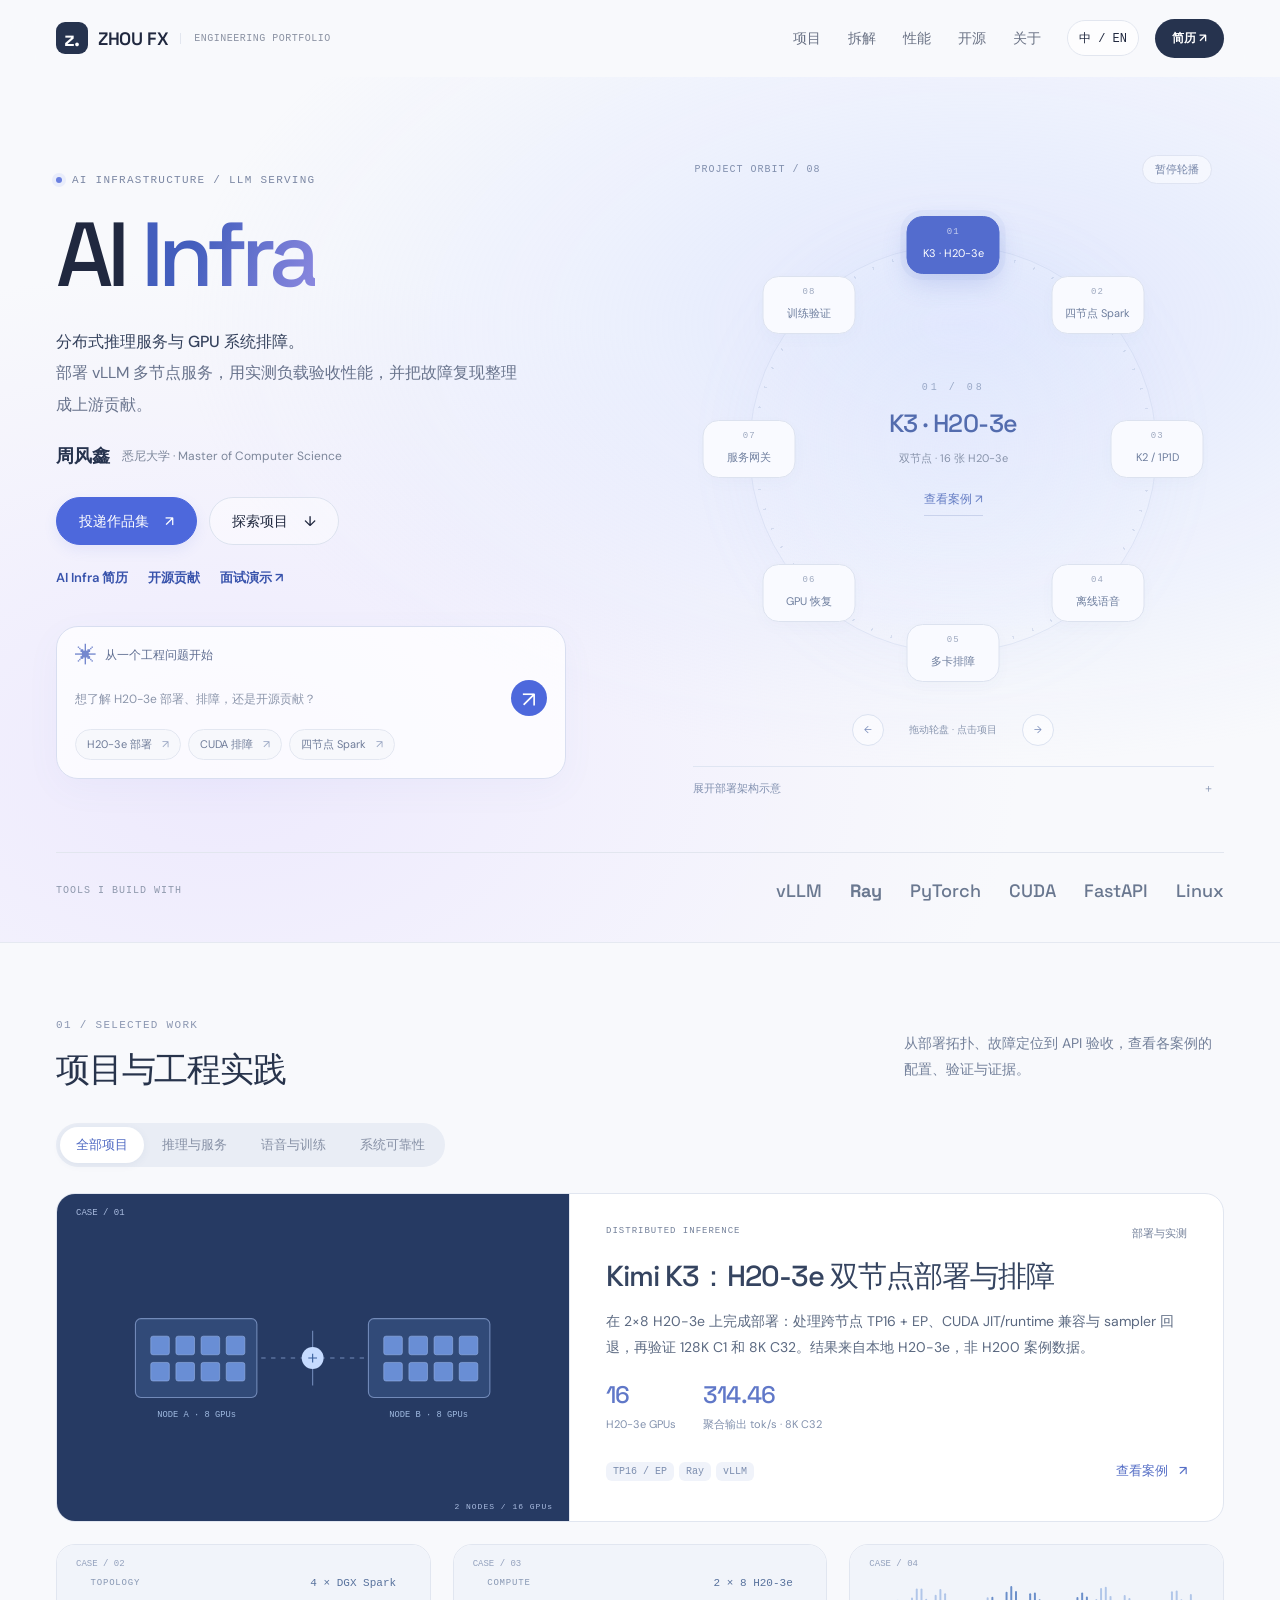
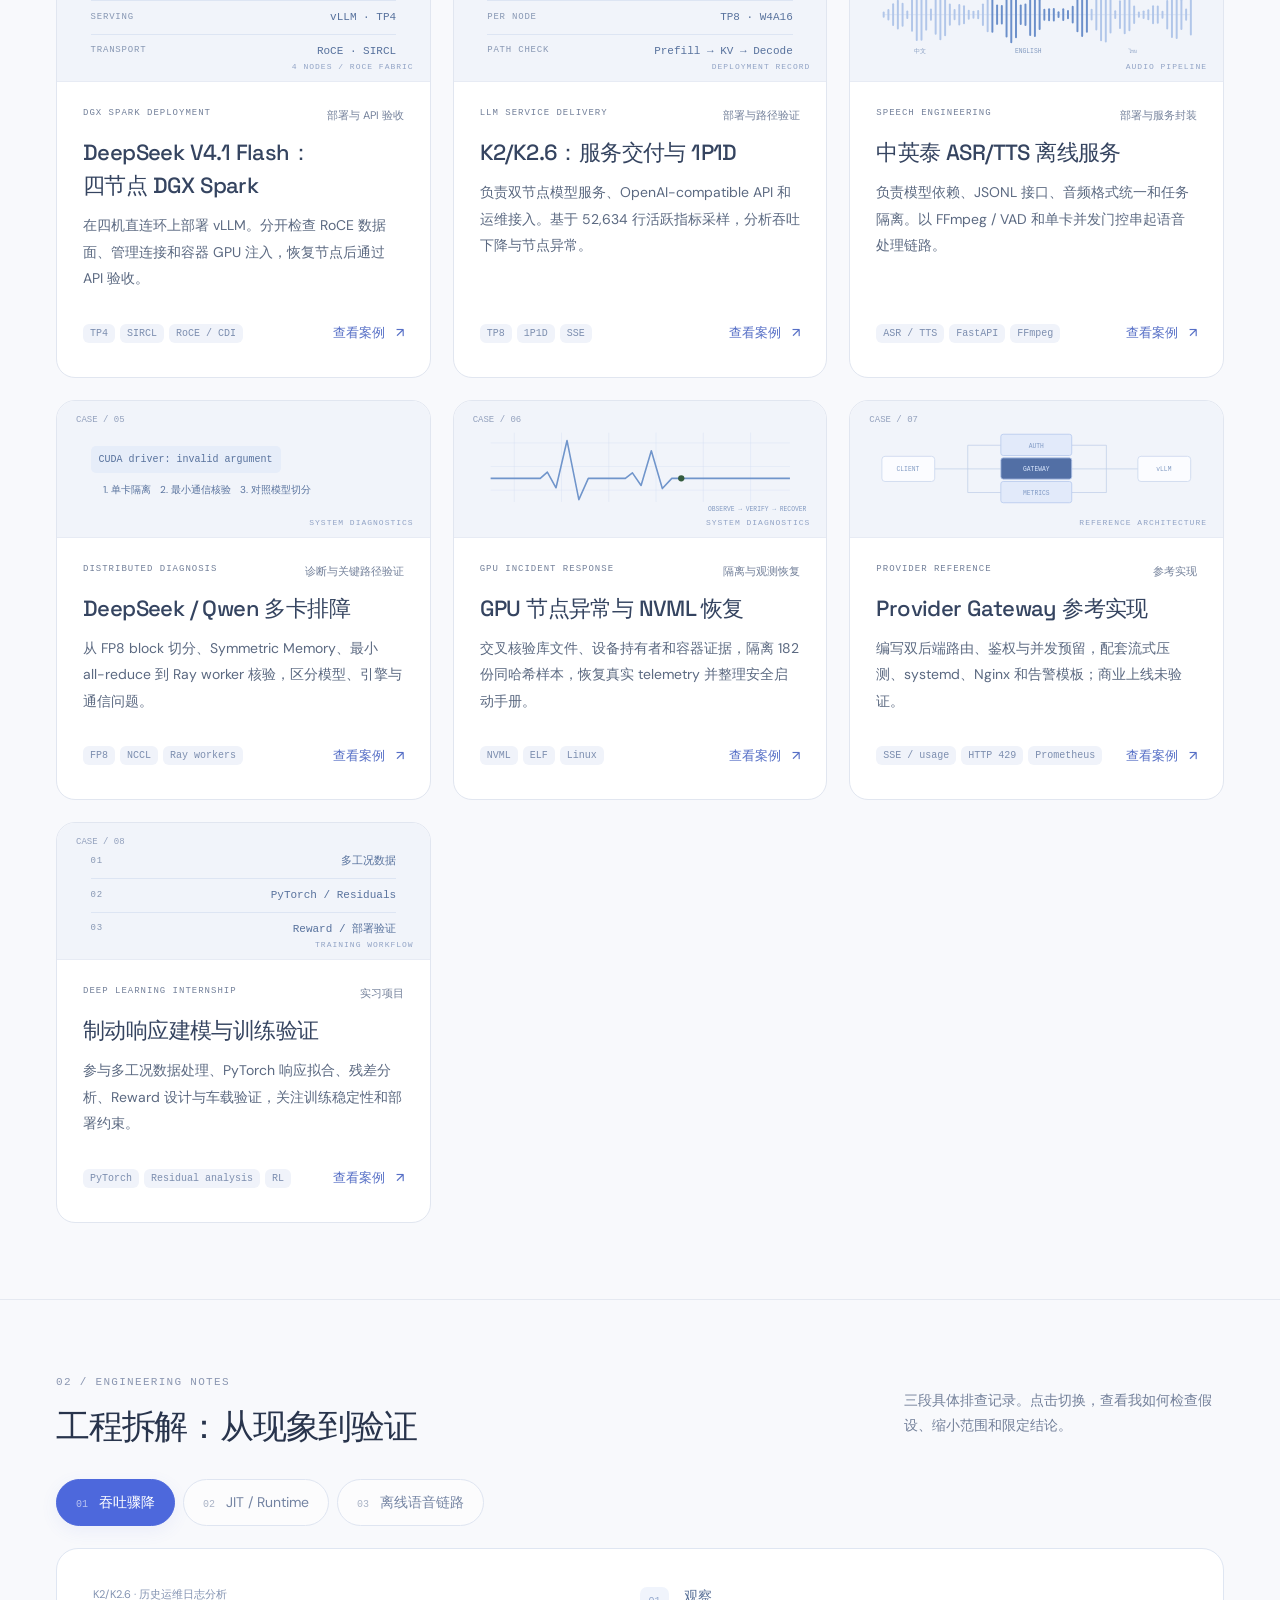
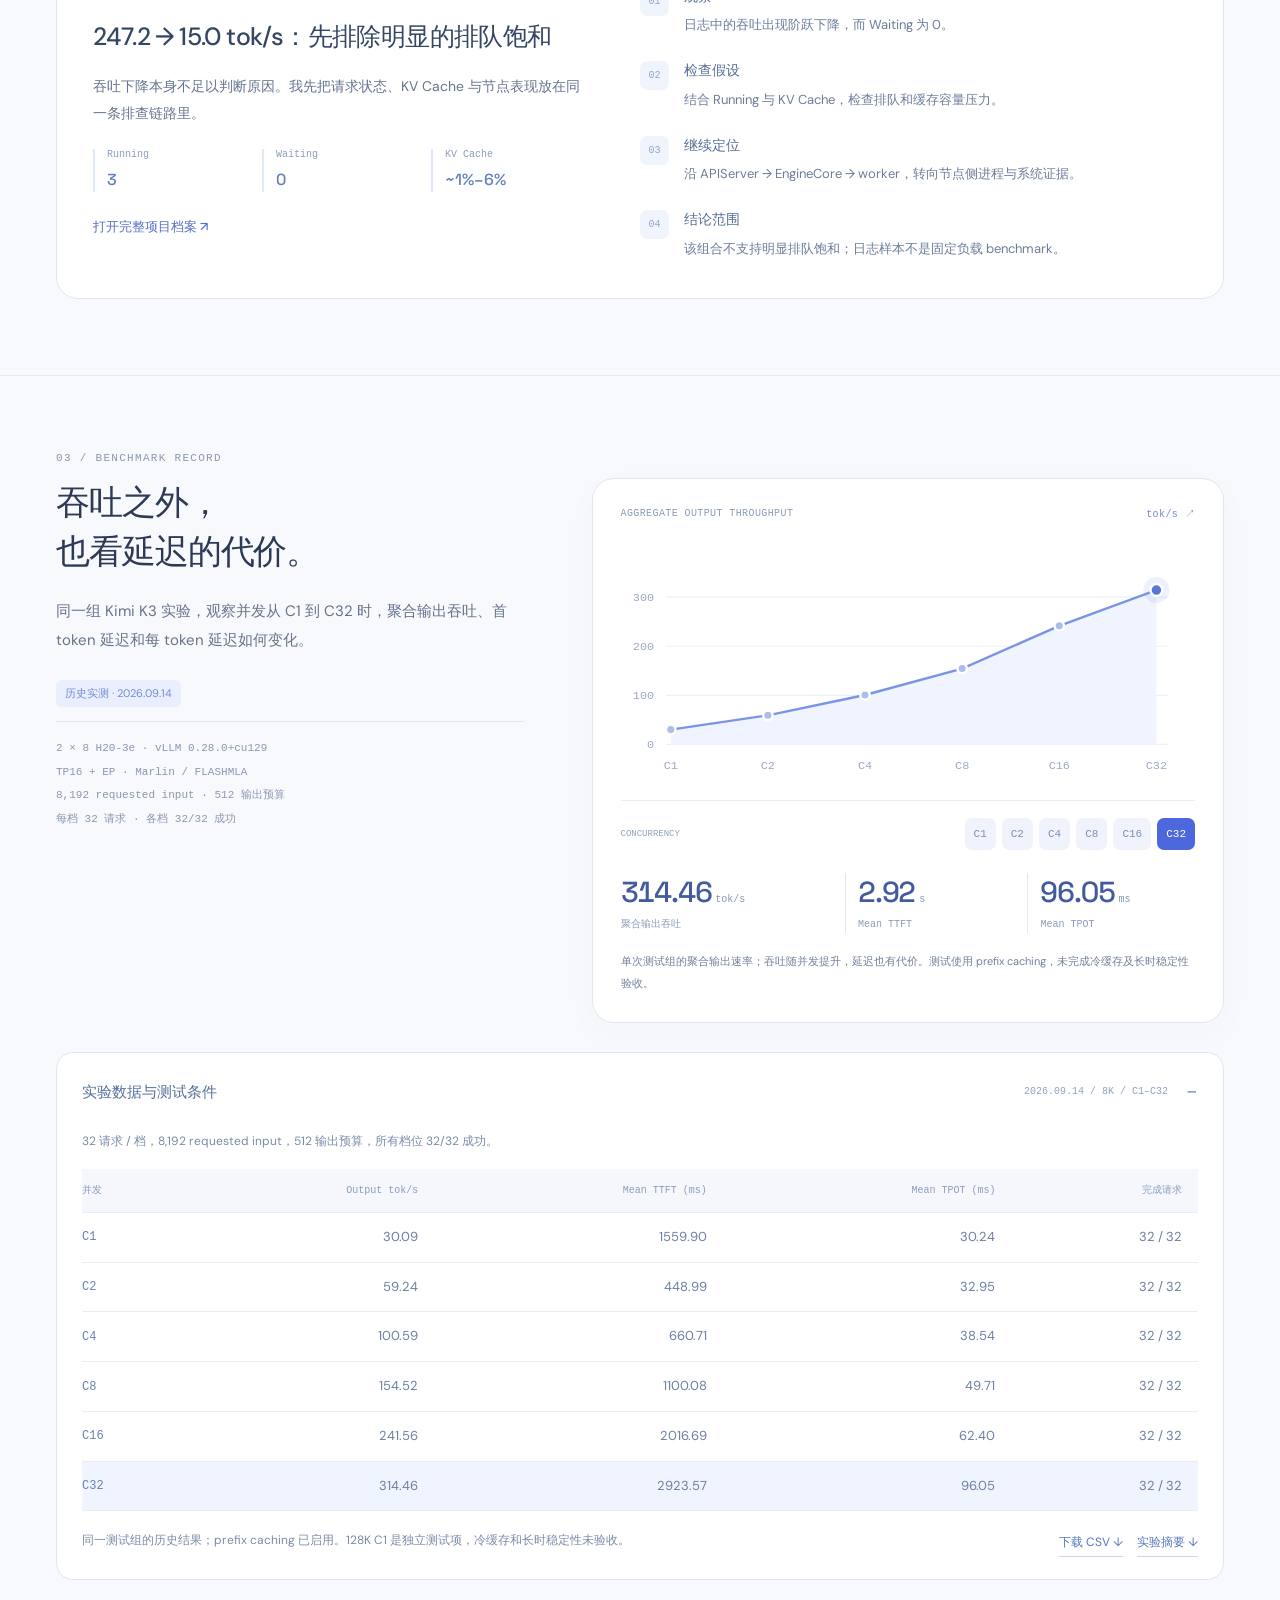
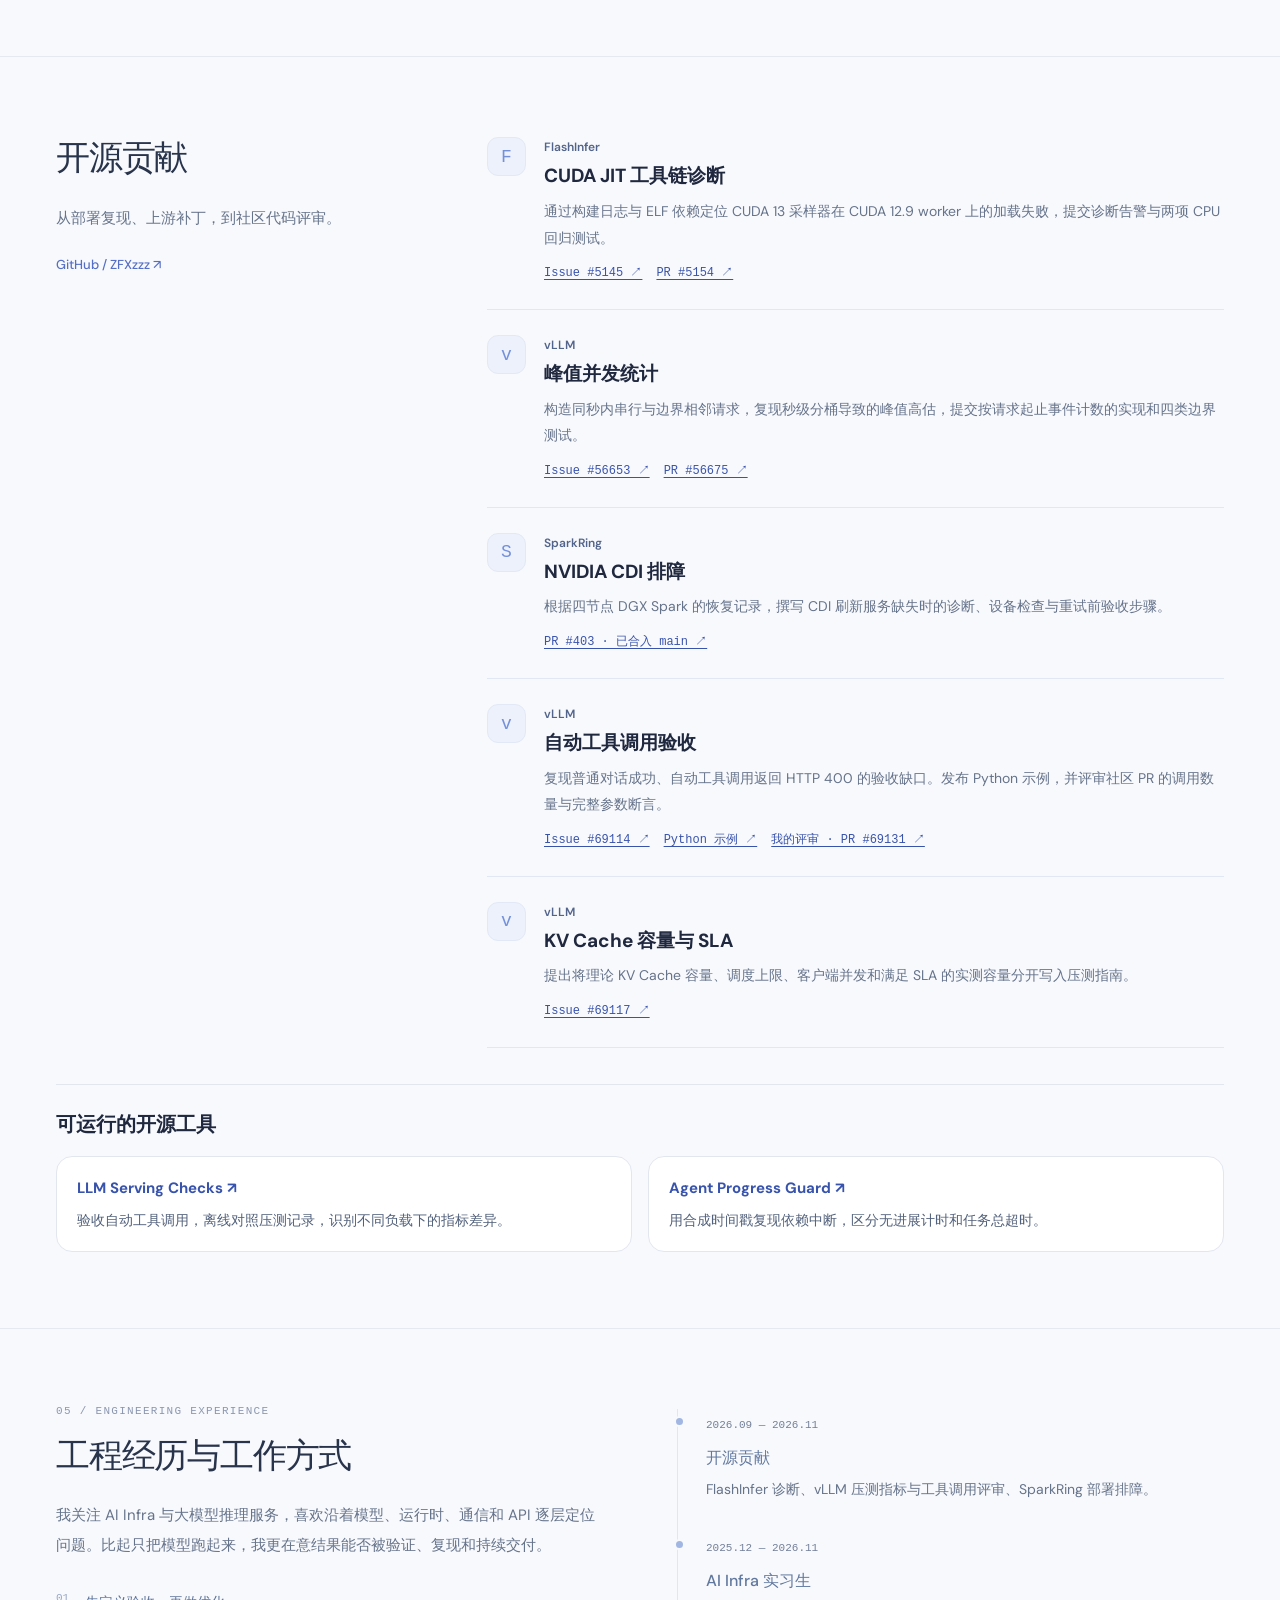
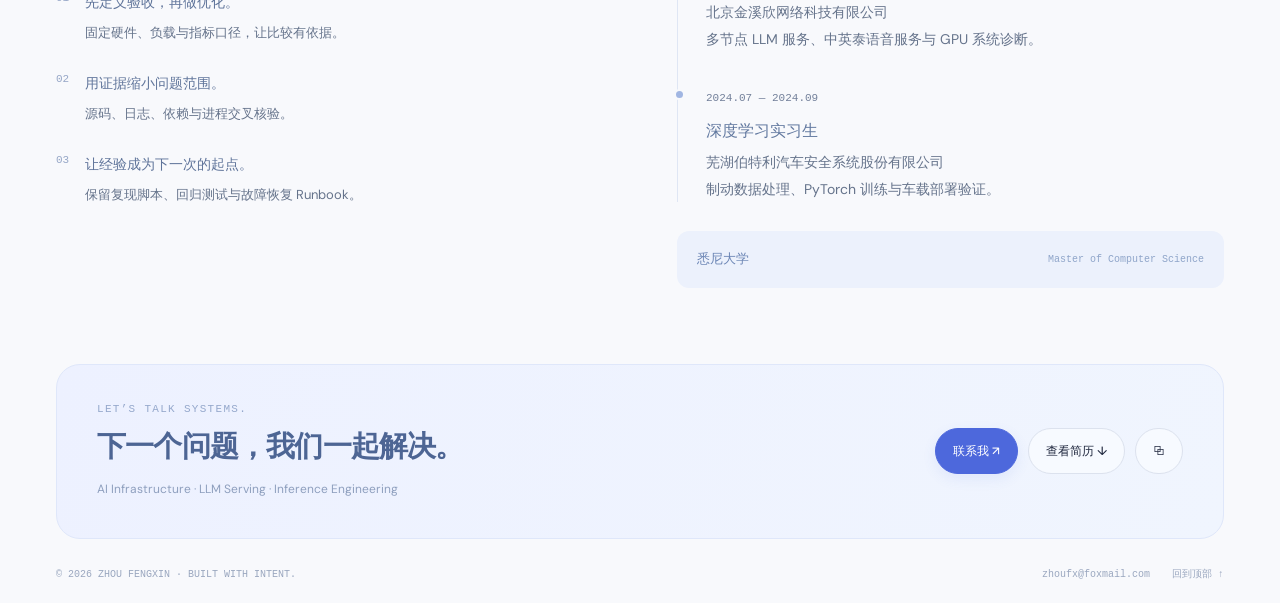
<file: index.html>
<!doctype html>
<html lang="zh-CN">
<head>
  <meta charset="UTF-8"><meta name="viewport" content="width=device-width, initial-scale=1">
  <meta name="theme-color" content="#f8f9fc">
  <meta name="description" content="周风鑫的 AI Infra 作品集。分布式推理服务、可复现性能验证、GPU 故障定位与开源贡献。Zhou Fengxin — AI infrastructure and LLM serving.">
  <title>周风鑫 / Zhou Fengxin — AI Infrastructure</title>
  <link rel="icon" href="favicon.svg" type="image/svg+xml">
  <link rel="stylesheet" href="styles.css?v=8">
  <link rel="stylesheet" href="refinements.css?v=9">
  <script src="case-files.js?v=10" defer></script>
  <script src="app.js?v=11" defer></script><script src="motion.js?v=9" defer></script><script src="wheel.js?v=9" defer></script>
</head>
<body><a href="#main" class="skip">Skip to content / 跳转至正文</a><div id="app"></div><dialog id="case-dialog" aria-labelledby="dialog-title"></dialog><dialog id="presentation" aria-labelledby="presentation-title"></dialog><div id="toast" role="status"></div></body>
</html>
</file>
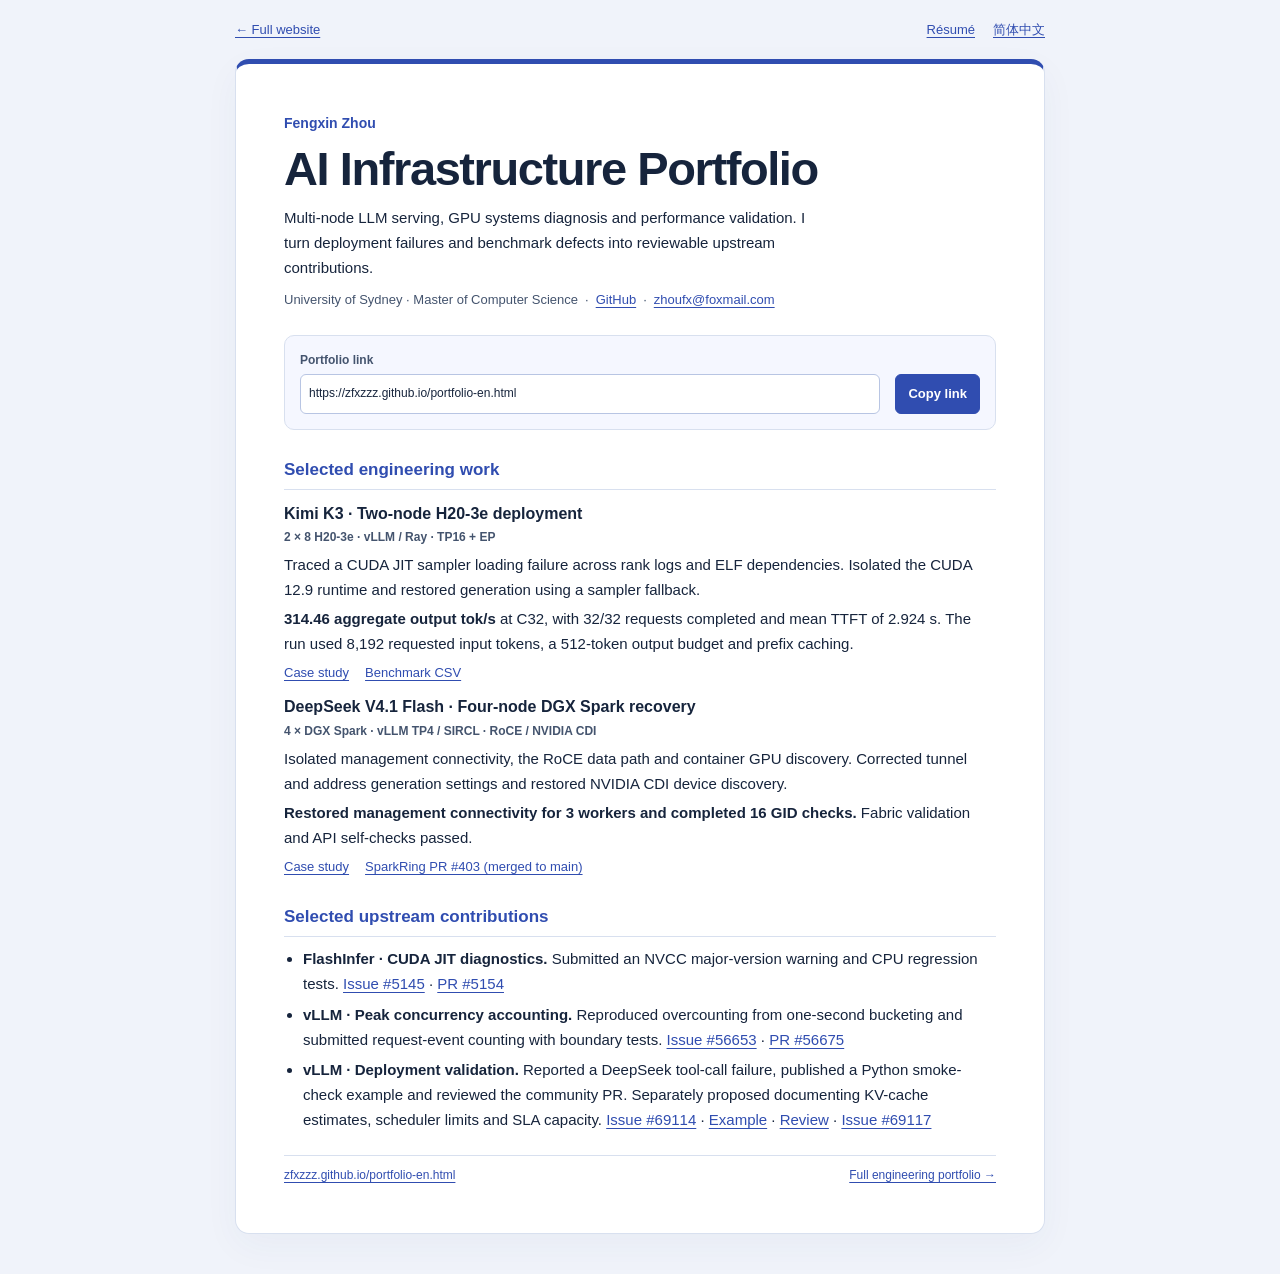
<file: portfolio-en.html>
<!doctype html>
<html lang="en">
<head>
  <meta charset="utf-8">
  <meta name="viewport" content="width=device-width, initial-scale=1">
  <meta name="description" content="Fengxin Zhou’s AI infrastructure portfolio. Selected work on distributed vLLM serving, GPU diagnosis and upstream contributions.">
  <title>Fengxin Zhou | AI Infrastructure Portfolio</title>
  <link rel="icon" href="favicon.svg" type="image/svg+xml">
  <link rel="canonical" href="https://zfxzzz.github.io/portfolio-en.html">
  <link rel="alternate" hreflang="zh-CN" href="https://zfxzzz.github.io/portfolio.html">
  <link rel="stylesheet" href="portfolio.css?v=2">
  <script src="portfolio.js?v=1" defer></script>
</head>
<body>
  <nav class="toolbar" aria-label="Portfolio navigation">
    <a href="./?lang=en">← Full website</a>
    <div><a href="resume.html?lang=en">Résumé</a><a href="portfolio.html" lang="zh-CN">简体中文</a></div>
  </nav>
  <main class="sheet">
    <header>
      <p class="label">Fengxin Zhou</p>
      <h1>AI Infrastructure Portfolio</h1>
      <p class="intro">Multi-node LLM serving, GPU systems diagnosis and performance validation. I turn deployment failures and benchmark defects into reviewable upstream contributions.</p>
      <p class="profile">University of Sydney · Master of Computer Science <span>·</span> <a href="https://github.com/ZFXzzz">GitHub</a> <span>·</span> <a href="mailto:zhoufx@foxmail.com">zhoufx@foxmail.com</a></p>
    </header>

    <section class="share" aria-label="Portfolio sharing">
      <div>
        <label for="share-url">Portfolio link</label>
        <input id="share-url" value="https://zfxzzz.github.io/portfolio-en.html" readonly>
      </div>
      <button type="button" data-copy data-copied="Link copied" data-fallback="Link selected. Copy it manually." hidden>Copy link</button>
      <span class="status" role="status"></span>
    </section>

    <section aria-labelledby="projects">
      <h2 id="projects">Selected engineering work</h2>
      <article class="case">
        <h3>Kimi K3 · Two-node H20-3e deployment</h3>
        <p class="stack">2 × 8 H20-3e · vLLM / Ray · TP16 + EP</p>
        <p>Traced a CUDA JIT sampler loading failure across rank logs and ELF dependencies. Isolated the CUDA 12.9 runtime and restored generation using a sampler fallback.</p>
        <p class="result"><strong>314.46 aggregate output tok/s</strong> at C32, with 32/32 requests completed and mean TTFT of 2.924 s. The run used 8,192 requested input tokens, a 512-token output budget and prefix caching.</p>
        <p class="links"><a href="https://zfxzzz.github.io/?case=k3&amp;lang=en">Case study</a><a href="https://zfxzzz.github.io/evidence/k3-concurrency-20260914.csv">Benchmark CSV</a></p>
      </article>

      <article class="case">
        <h3>DeepSeek V4.1 Flash · Four-node DGX Spark recovery</h3>
        <p class="stack">4 × DGX Spark · vLLM TP4 / SIRCL · RoCE / NVIDIA CDI</p>
        <p>Isolated management connectivity, the RoCE data path and container GPU discovery. Corrected tunnel and address generation settings and restored NVIDIA CDI device discovery.</p>
        <p class="result"><strong>Restored management connectivity for 3 workers and completed 16 GID checks.</strong> Fabric validation and API self-checks passed.</p>
        <p class="links"><a href="https://zfxzzz.github.io/?case=spark&amp;lang=en">Case study</a><a href="https://github.com/FujitsuPolycom/sparkring/pull/403">SparkRing PR #403 (merged to main)</a></p>
      </article>
    </section>

    <section aria-labelledby="upstream">
      <h2 id="upstream">Selected upstream contributions</h2>
      <ul class="contributions">
        <li><strong>FlashInfer · CUDA JIT diagnostics.</strong> Submitted an NVCC major-version warning and CPU regression tests. <a href="https://github.com/flashinfer-ai/flashinfer/issues/5145">Issue #5145</a> · <a href="https://github.com/flashinfer-ai/flashinfer/pull/5154">PR #5154</a></li>
        <li><strong>vLLM · Peak concurrency accounting.</strong> Reproduced overcounting from one-second bucketing and submitted request-event counting with boundary tests. <a href="https://github.com/vllm-project/vllm/issues/56653">Issue #56653</a> · <a href="https://github.com/vllm-project/vllm/pull/56675">PR #56675</a></li>
        <li><strong>vLLM · Deployment validation.</strong> Reported a DeepSeek tool-call failure, published a Python smoke-check example and reviewed the community PR. Separately proposed documenting KV-cache estimates, scheduler limits and SLA capacity. <a href="https://github.com/vllm-project/vllm/issues/69114">Issue #69114</a> · <a href="https://github.com/ZFXzzz/vllm/commit/7046417ffcfe84c69102d132951bd59bc74ec0d5">Example</a> · <a href="https://github.com/vllm-project/vllm/pull/69131#discussion_r4653331184">Review</a> · <a href="https://github.com/vllm-project/vllm/issues/69117">Issue #69117</a></li>
      </ul>
    </section>

    <footer><a href="https://zfxzzz.github.io/portfolio-en.html">zfxzzz.github.io/portfolio-en.html</a><a href="https://zfxzzz.github.io/?lang=en">Full engineering portfolio →</a></footer>
  </main>
</body>
</html>
</file>
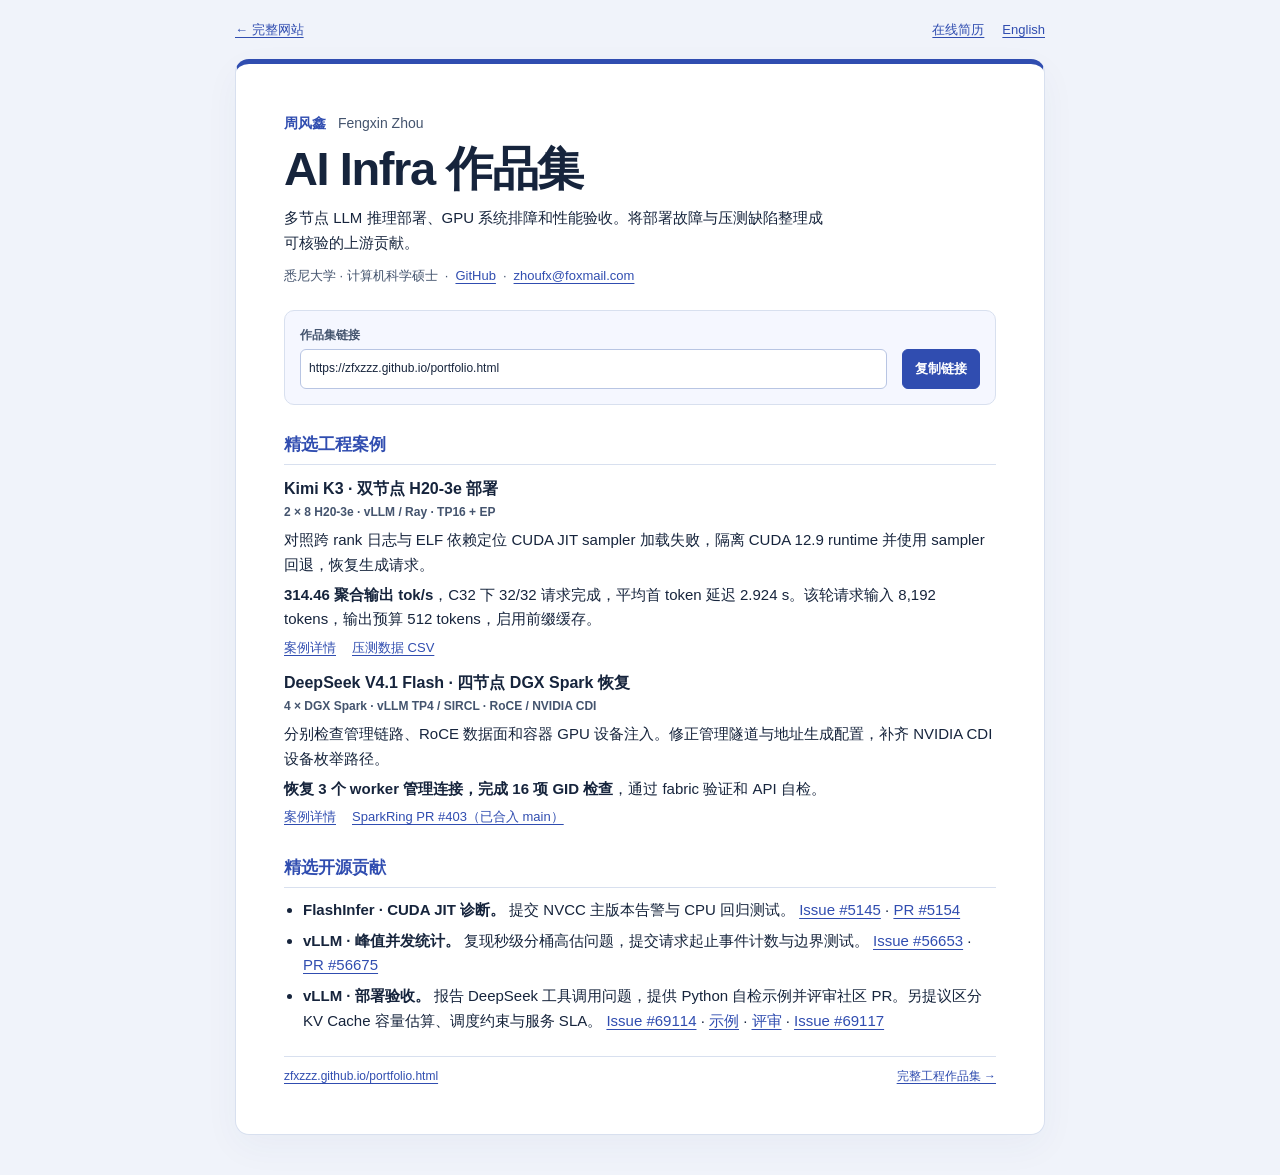
<file: portfolio.html>
<!doctype html>
<html lang="zh-CN">
<head>
  <meta charset="utf-8">
  <meta name="viewport" content="width=device-width, initial-scale=1">
  <meta name="description" content="周风鑫的 AI Infra 作品集，精选 vLLM 分布式推理部署、GPU 系统排障与开源贡献。">
  <title>周风鑫 | AI Infra 作品集</title>
  <link rel="icon" href="favicon.svg" type="image/svg+xml">
  <link rel="canonical" href="https://zfxzzz.github.io/portfolio.html">
  <link rel="alternate" hreflang="en" href="https://zfxzzz.github.io/portfolio-en.html">
  <link rel="stylesheet" href="portfolio.css?v=2">
  <script src="portfolio.js?v=1" defer></script>
</head>
<body>
  <nav class="toolbar" aria-label="作品集导航">
    <a href="./?lang=zh">← 完整网站</a>
    <div><a href="resume.html?lang=zh">在线简历</a><a href="portfolio-en.html" lang="en">English</a></div>
  </nav>
  <main class="sheet">
    <header>
      <p class="label">周风鑫 <span lang="en">Fengxin Zhou</span></p>
      <h1>AI Infra 作品集</h1>
      <p class="intro">多节点 LLM 推理部署、GPU 系统排障和性能验收。将部署故障与压测缺陷整理成可核验的上游贡献。</p>
      <p class="profile">悉尼大学 · 计算机科学硕士 <span>·</span> <a href="https://github.com/ZFXzzz">GitHub</a> <span>·</span> <a href="mailto:zhoufx@foxmail.com">zhoufx@foxmail.com</a></p>
    </header>

    <section class="share" aria-label="投递材料">
      <div>
        <label for="share-url">作品集链接</label>
        <input id="share-url" value="https://zfxzzz.github.io/portfolio.html" readonly>
      </div>
      <button type="button" data-copy data-copied="已复制链接" data-fallback="已选中链接，可手动复制" hidden>复制链接</button>
      <span class="status" role="status"></span>
    </section>

    <section aria-labelledby="projects">
      <h2 id="projects">精选工程案例</h2>
      <article class="case">
        <h3>Kimi K3 · 双节点 H20-3e 部署</h3>
        <p class="stack">2 × 8 H20-3e · vLLM / Ray · TP16 + EP</p>
        <p>对照跨 rank 日志与 ELF 依赖定位 CUDA JIT sampler 加载失败，隔离 CUDA 12.9 runtime 并使用 sampler 回退，恢复生成请求。</p>
        <p class="result"><strong>314.46 聚合输出 tok/s</strong>，C32 下 32/32 请求完成，平均首 token 延迟 2.924 s。该轮请求输入 8,192 tokens，输出预算 512 tokens，启用前缀缓存。</p>
        <p class="links"><a href="https://zfxzzz.github.io/?case=k3&amp;lang=zh">案例详情</a><a href="https://zfxzzz.github.io/evidence/k3-concurrency-20260914.csv">压测数据 CSV</a></p>
      </article>

      <article class="case">
        <h3>DeepSeek V4.1 Flash · 四节点 DGX Spark 恢复</h3>
        <p class="stack">4 × DGX Spark · vLLM TP4 / SIRCL · RoCE / NVIDIA CDI</p>
        <p>分别检查管理链路、RoCE 数据面和容器 GPU 设备注入。修正管理隧道与地址生成配置，补齐 NVIDIA CDI 设备枚举路径。</p>
        <p class="result"><strong>恢复 3 个 worker 管理连接，完成 16 项 GID 检查</strong>，通过 fabric 验证和 API 自检。</p>
        <p class="links"><a href="https://zfxzzz.github.io/?case=spark&amp;lang=zh">案例详情</a><a href="https://github.com/FujitsuPolycom/sparkring/pull/403">SparkRing PR #403（已合入 main）</a></p>
      </article>
    </section>

    <section aria-labelledby="upstream">
      <h2 id="upstream">精选开源贡献</h2>
      <ul class="contributions">
        <li><strong>FlashInfer · CUDA JIT 诊断。</strong> 提交 NVCC 主版本告警与 CPU 回归测试。 <a href="https://github.com/flashinfer-ai/flashinfer/issues/5145">Issue #5145</a> · <a href="https://github.com/flashinfer-ai/flashinfer/pull/5154">PR #5154</a></li>
        <li><strong>vLLM · 峰值并发统计。</strong> 复现秒级分桶高估问题，提交请求起止事件计数与边界测试。 <a href="https://github.com/vllm-project/vllm/issues/56653">Issue #56653</a> · <a href="https://github.com/vllm-project/vllm/pull/56675">PR #56675</a></li>
        <li><strong>vLLM · 部署验收。</strong> 报告 DeepSeek 工具调用问题，提供 Python 自检示例并评审社区 PR。另提议区分 KV Cache 容量估算、调度约束与服务 SLA。 <a href="https://github.com/vllm-project/vllm/issues/69114">Issue #69114</a> · <a href="https://github.com/ZFXzzz/vllm/commit/7046417ffcfe84c69102d132951bd59bc74ec0d5">示例</a> · <a href="https://github.com/vllm-project/vllm/pull/69131#discussion_r4653331184">评审</a> · <a href="https://github.com/vllm-project/vllm/issues/69117">Issue #69117</a></li>
      </ul>
    </section>

    <footer><a href="https://zfxzzz.github.io/portfolio.html">zfxzzz.github.io/portfolio.html</a><a href="https://zfxzzz.github.io/?lang=zh">完整工程作品集 →</a></footer>
  </main>
</body>
</html>
</file>
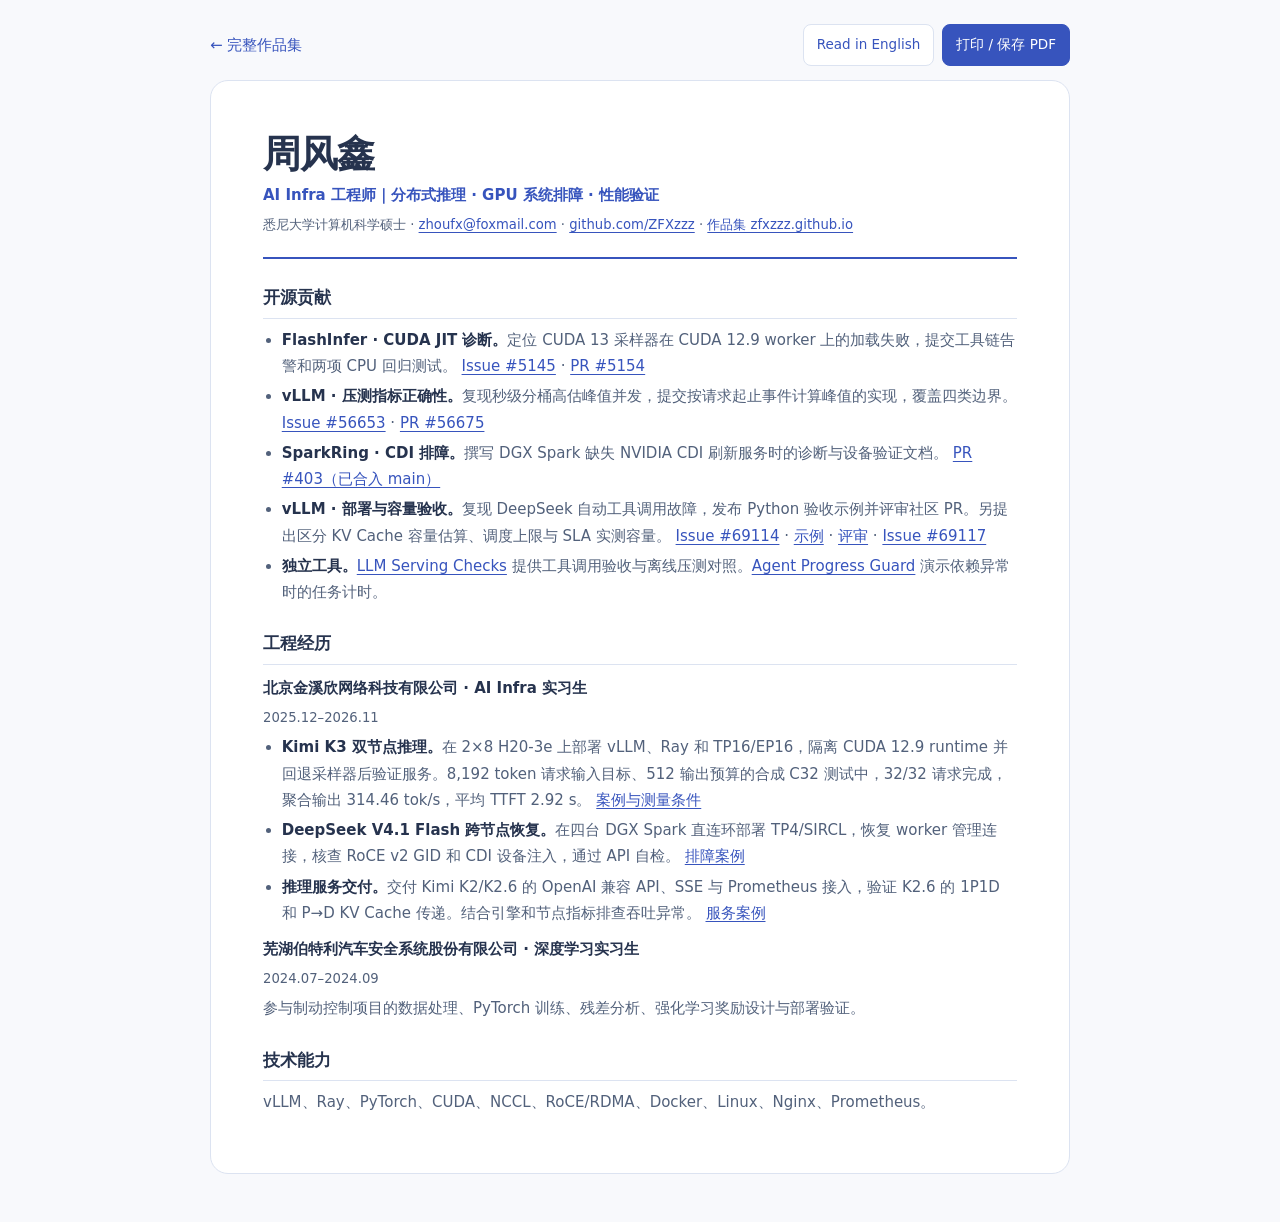
<file: resume.html>
<!doctype html>
<html lang="zh-CN">
<head>
  <meta charset="UTF-8">
  <meta name="viewport" content="width=device-width, initial-scale=1">
  <meta name="description" content="Fengxin Zhou — AI Infrastructure résumé / 周风鑫 AI Infra 简历">
  <title>周风鑫｜AI Infra 简历</title>
  <link rel="icon" href="favicon.svg">
  <style>
    * { box-sizing: border-box; }
    :root { color-scheme: light; --ink:#26334e; --copy:#52617b; --line:#dce3f1; --accent:#3754bd; }
    body { margin:0; background:#f8f9fc; color:var(--ink); font:15px/1.75 system-ui,"Microsoft YaHei",sans-serif; }
    .shell { width:min(860px, calc(100% - 36px)); margin:24px auto 48px; }
    .toolbar { display:flex; justify-content:space-between; align-items:center; flex-wrap:wrap; gap:10px; margin-bottom:14px; }
    .actions { display:flex; flex-wrap:wrap; gap:8px; }
    a { color:var(--accent); text-underline-offset:3px; }
    .toolbar a { text-decoration:none; }
    button { border:1px solid var(--line); border-radius:8px; background:white; color:var(--accent); cursor:pointer; min-height:42px; padding:8px 13px; font:inherit; font-size:.9em; }
    #print { background:var(--accent); color:white; border-color:var(--accent); }
    .sheet { background:white; border:1px solid var(--line); border-radius:18px; padding:clamp(22px,6vw,52px); }
    header { border-bottom:2px solid var(--accent); padding-bottom:16px; }
    h1 { font-size:clamp(28px,5vw,38px); margin:0 0 2px; letter-spacing:-1px; line-height:1.15; }
    h2 { font-size:17px; border-bottom:1px solid var(--line); padding-bottom:5px; margin:24px 0 8px; break-after:avoid; }
    h3 { font-size:15px; margin:10px 0 3px; break-after:avoid; }
    p { margin:5px 0; color:var(--copy); }
    .lead { color:var(--accent); font-weight:600; }
    .meta, .date { font-size:.88em; color:var(--copy); }
    .meta { overflow-wrap:anywhere; }
    ul { padding-left:1.25em; margin:5px 0; }
    li { margin:4px 0; color:var(--copy); orphans:2; widows:2; }
    li strong { color:var(--ink); }
    [hidden] { display:none !important; }
    :focus-visible { outline:2px solid var(--accent); outline-offset:4px; }
    @media print {
      @page { size:A4; margin:13mm; }
      body { background:white; font:10pt/1.5 system-ui,"Microsoft YaHei",sans-serif; }
      .toolbar { display:none; }
      .shell, .sheet { width:auto; margin:0; padding:0; border:0; }
      h1 { font-size:23pt; }
      h2 { font-size:12pt; margin-top:15px; }
      h3 { font-size:10.5pt; }
      a { text-decoration:none; }
      li { margin:3px 0; }
    }
  </style>
</head>
<body>
<div class="shell">
  <nav class="toolbar" aria-label="简历操作" id="toolbar">
    <a href="./" id="back">← 完整作品集</a>
    <div class="actions"><button id="lang" type="button">Read in English</button> <button id="print" type="button">打印 / 保存 PDF</button></div>
  </nav>
  <main class="sheet">
    <section data-lang="zh">
      <header>
        <h1>周风鑫</h1><p class="lead">AI Infra 工程师｜分布式推理 · GPU 系统排障 · 性能验证</p>
        <p class="meta">悉尼大学计算机科学硕士 · <a href="mailto:zhoufx@foxmail.com">zhoufx@foxmail.com</a> · <a href="https://github.com/ZFXzzz">github.com/ZFXzzz</a> · <a href="https://zfxzzz.github.io/">作品集 zfxzzz.github.io</a></p>
      </header>
      <h2>开源贡献</h2>
      <ul>
        <li><strong>FlashInfer · CUDA JIT 诊断。</strong>定位 CUDA 13 采样器在 CUDA 12.9 worker 上的加载失败，提交工具链告警和两项 CPU 回归测试。 <a href="https://github.com/flashinfer-ai/flashinfer/issues/5145">Issue #5145</a> · <a href="https://github.com/flashinfer-ai/flashinfer/pull/5154">PR #5154</a></li>
        <li><strong>vLLM · 压测指标正确性。</strong>复现秒级分桶高估峰值并发，提交按请求起止事件计算峰值的实现，覆盖四类边界。 <a href="https://github.com/vllm-project/vllm/issues/56653">Issue #56653</a> · <a href="https://github.com/vllm-project/vllm/pull/56675">PR #56675</a></li>
        <li><strong>SparkRing · CDI 排障。</strong>撰写 DGX Spark 缺失 NVIDIA CDI 刷新服务时的诊断与设备验证文档。 <a href="https://github.com/FujitsuPolycom/sparkring/pull/403">PR #403（已合入 main）</a></li>
        <li><strong>vLLM · 部署与容量验收。</strong>复现 DeepSeek 自动工具调用故障，发布 Python 验收示例并评审社区 PR。另提出区分 KV Cache 容量估算、调度上限与 SLA 实测容量。 <a href="https://github.com/vllm-project/vllm/issues/69114">Issue #69114</a> · <a href="https://github.com/ZFXzzz/vllm/commit/7046417ffcfe84c69102d132951bd59bc74ec0d5">示例</a> · <a href="https://github.com/vllm-project/vllm/pull/69131#discussion_r4653331184">评审</a> · <a href="https://github.com/vllm-project/vllm/issues/69117">Issue #69117</a></li>
        <li><strong>独立工具。</strong><a href="https://github.com/ZFXzzz/llm-serving-checks">LLM Serving Checks</a> 提供工具调用验收与离线压测对照。<a href="https://github.com/ZFXzzz/agent-progress-guard">Agent Progress Guard</a> 演示依赖异常时的任务计时。</li>
      </ul>
      <h2>工程经历</h2>
      <h3>北京金溪欣网络科技有限公司 · AI Infra 实习生</h3><p class="date">2025.12–2026.11</p>
      <ul>
        <li><strong>Kimi K3 双节点推理。</strong>在 2×8 H20-3e 上部署 vLLM、Ray 和 TP16/EP16，隔离 CUDA 12.9 runtime 并回退采样器后验证服务。8,192 token 请求输入目标、512 输出预算的合成 C32 测试中，32/32 请求完成，聚合输出 314.46 tok/s，平均 TTFT 2.92 s。 <a href="./?case=k3&amp;lang=zh">案例与测量条件</a></li>
        <li><strong>DeepSeek V4.1 Flash 跨节点恢复。</strong>在四台 DGX Spark 直连环部署 TP4/SIRCL，恢复 worker 管理连接，核查 RoCE v2 GID 和 CDI 设备注入，通过 API 自检。 <a href="./?case=spark&amp;lang=zh">排障案例</a></li>
        <li><strong>推理服务交付。</strong>交付 Kimi K2/K2.6 的 OpenAI 兼容 API、SSE 与 Prometheus 接入，验证 K2.6 的 1P1D 和 P→D KV Cache 传递。结合引擎和节点指标排查吞吐异常。 <a href="./?case=k2&amp;lang=zh">服务案例</a></li>
      </ul>
      <h3>芜湖伯特利汽车安全系统股份有限公司 · 深度学习实习生</h3><p class="date">2024.07–2024.09</p>
      <p>参与制动控制项目的数据处理、PyTorch 训练、残差分析、强化学习奖励设计与部署验证。</p>
      <h2>技术能力</h2>
      <p>vLLM、Ray、PyTorch、CUDA、NCCL、RoCE/RDMA、Docker、Linux、Nginx、Prometheus。</p>
    </section>
    <section data-lang="en" hidden>
      <header>
        <h1>Fengxin Zhou</h1><p class="lead">AI Infrastructure · Distributed Inference · GPU Reliability</p>
        <p class="meta">University of Sydney, Master of Computer Science · <a href="mailto:zhoufx@foxmail.com">zhoufx@foxmail.com</a> · <a href="https://github.com/ZFXzzz">github.com/ZFXzzz</a> · <a href="https://zfxzzz.github.io/">Portfolio zfxzzz.github.io</a></p>
      </header>
      <h2>Open-source contributions</h2>
      <ul>
        <li><strong>FlashInfer · CUDA JIT diagnostics.</strong> Traced a CUDA 12.9 worker failure to a sampler built with CUDA 13. Submitted a toolchain warning and two CPU regression tests. <a href="https://github.com/flashinfer-ai/flashinfer/issues/5145">Issue #5145</a> · <a href="https://github.com/flashinfer-ai/flashinfer/pull/5154">PR #5154</a></li>
        <li><strong>vLLM · Benchmark correctness.</strong> Reproduced peak-concurrency overcounting in second-level buckets. Submitted an event-based counter and four boundary tests. <a href="https://github.com/vllm-project/vllm/issues/56653">Issue #56653</a> · <a href="https://github.com/vllm-project/vllm/pull/56675">PR #56675</a></li>
        <li><strong>SparkRing · CDI troubleshooting.</strong> Documented how to diagnose a missing NVIDIA CDI refresh service and verify GPU device discovery. <a href="https://github.com/FujitsuPolycom/sparkring/pull/403">PR #403 (merged to main)</a></li>
        <li><strong>vLLM · Deployment and capacity validation.</strong> Reproduced a DeepSeek tool-call failure, published a Python smoke-check example and reviewed the community implementation. Separately, proposed distinguishing KV-cache estimates, scheduler limits and SLA-validated capacity. <a href="https://github.com/vllm-project/vllm/issues/69114">Issue #69114</a> · <a href="https://github.com/ZFXzzz/vllm/commit/7046417ffcfe84c69102d132951bd59bc74ec0d5">Example</a> · <a href="https://github.com/vllm-project/vllm/pull/69131#discussion_r4653331184">Review</a> · <a href="https://github.com/vllm-project/vllm/issues/69117">Issue #69117</a></li>
        <li><strong>Independent tools.</strong> Released <a href="https://github.com/ZFXzzz/llm-serving-checks">LLM Serving Checks</a> for tool-call verification and benchmark comparison, and <a href="https://github.com/ZFXzzz/agent-progress-guard">Agent Progress Guard</a> for task deadlines during dependency outages.</li>
      </ul>
      <h2>Engineering experience</h2>
      <h3>Beijing Jin Xi Xin Network Technology · AI Infrastructure Intern</h3><p class="date">December 2025–November 2026</p>
      <ul>
        <li><strong>Two-node Kimi K3 serving.</strong> Deployed vLLM and Ray with TP16/EP16 across 2×8 H20-3e GPUs. Verified generation after CUDA runtime isolation and sampler fallback. In one synthetic C32 run with 8,192 requested input tokens and a 512-token output budget, all 32 requests completed at 314.46 aggregate output tok/s and 2.92 s mean TTFT. <a href="./?case=k3&amp;lang=en">Benchmark case</a></li>
        <li><strong>DeepSeek V4.1 Flash on DGX Spark.</strong> Deployed TP4/SIRCL on four directly connected nodes, restored worker management connectivity, verified RoCE v2 GIDs and CDI device discovery, and passed API checks. <a href="./?case=spark&amp;lang=en">Recovery case</a></li>
        <li><strong>Inference service delivery.</strong> Delivered Kimi K2/K2.6 with OpenAI-compatible APIs, SSE and Prometheus. Validated K2.6 prefill/decode separation and cross-instance KV transfer. <a href="./?case=k2&amp;lang=en">Service case</a></li>
      </ul>
      <h3>Wuhu Bethel Automotive Safety Systems · Deep Learning Intern</h3><p class="date">July–September 2024</p>
      <p>Contributed data processing, PyTorch training, residual analysis, reinforcement-learning reward design and deployment validation for automotive braking control.</p>
      <h2>Tools and systems</h2>
      <p>vLLM, Ray, PyTorch, CUDA, NCCL, RoCE/RDMA, Docker, Linux, Nginx and Prometheus.</p>
    </section>
  </main>
</div>
<script>
  const params = new URLSearchParams(location.search);
  let lang = params.get('lang') === 'en' ? 'en' : 'zh';
  function render(){
    const en = lang === 'en';
    document.documentElement.lang = en ? 'en' : 'zh-CN';
    document.title = en ? 'Fengxin Zhou | AI Infrastructure Resume' : '周风鑫｜AI Infra 简历';
    document.querySelectorAll('[data-lang]').forEach(section => section.hidden = section.dataset.lang !== lang);
    const back = document.getElementById('back');
    back.textContent = en ? '← Full portfolio' : '← 完整作品集';
    back.href = './?lang=' + lang;
    document.getElementById('toolbar').setAttribute('aria-label', en ? 'Resume actions' : '简历操作');
    document.getElementById('lang').textContent = en ? '阅读中文版' : 'Read in English';
    document.getElementById('print').textContent = en ? 'Print / save as PDF' : '打印 / 保存 PDF';
  }
  document.getElementById('lang').addEventListener('click', () => {
    lang = lang === 'en' ? 'zh' : 'en';
    params.set('lang', lang);
    history.replaceState(null, '', '?' + params.toString());
    render();
  });
  document.getElementById('print').addEventListener('click', () => window.print());
  render();
</script>
</body>
</html>
</file>
<file: styles.css>
@import url('https://fonts.googleapis.com/css2?family=DM+Sans:wght@400;450;500;550;600;650;700&family=Space+Grotesk:wght@400;500;600;700&display=swap');
:root{--paper:#f6f7f2;--ink:#202d29;--muted:#737d77;--line:#dce1d6;--green:#234e40;--lime:#d1eca2;--mono:'SFMono-Regular',Consolas,monospace;--display:'Space Grotesk','Microsoft YaHei',sans-serif;--body:'DM Sans','Microsoft YaHei',sans-serif}*{box-sizing:border-box}html{scroll-behavior:smooth;scroll-padding-top:100px}body{margin:0;background:var(--paper);color:var(--ink);font:15px/1.7 var(--body);-webkit-font-smoothing:antialiased}button,a,input{touch-action:manipulation}button,a{ -webkit-tap-highlight-color:transparent}button{font:inherit;cursor:pointer}a{color:inherit;text-decoration:none}button{color:inherit}button:focus-visible,a:focus-visible,summary:focus-visible{outline:3px solid #75a54a;outline-offset:5px}button:disabled{cursor:default;opacity:.35}::selection{background:var(--lime);color:var(--ink)}.wrap{max-width:1320px;margin:auto;padding:0 60px}.skip{position:fixed;left:20px;top:-100px;background:var(--ink);color:white;padding:12px;z-index:200}.skip:focus{top:10px}header{border-bottom:1px solid var(--line);position:sticky;top:0;background:#f6f7f2f2;backdrop-filter:blur(16px);z-index:20}.nav{height:86px;display:flex;align-items:center;gap:32px}.brand{display:flex;align-items:center;gap:12px;font:600 19px var(--display);white-space:nowrap}.brand-mark{width:31px;height:31px;background:var(--green);color:var(--lime);display:grid;place-items:center;font-size:21px}.brand small{color:var(--muted);font:11px var(--mono);border-left:1px solid var(--line);padding-left:13px;margin-left:2px}.nav-links{display:flex;gap:30px;margin-left:auto;font-size:13px;color:#5c685f}.nav-links a:hover{color:var(--green)}.nav-actions{display:flex;align-items:center;gap:16px}.lang{border:1px solid #d5dbcf;border-radius:6px;background:transparent;padding:5px 9px;font:12px var(--mono)}.nav-cta{font-size:12px;font-weight:600;border-bottom:1px solid var(--ink);padding:4px 0}.arrow{display:inline-block;margin-left:8px}.hero{padding-top:65px;padding-bottom:56px}.eyebrow{font:11px var(--mono);letter-spacing:1.6px;text-transform:uppercase;color:#637063;display:flex;align-items:center;gap:10px}.dot{width:6px;height:6px;display:inline-block;border-radius:50%;background:#6c934b;box-shadow:0 0 0 4px #e8eedf}.hero-grid{display:grid;grid-template-columns:1.05fr 1fr;gap:64px;align-items:center;margin-top:30px}.hero h1{font:500 clamp(48px,5.3vw,76px)/1.09 var(--display);letter-spacing:-3.7px;margin:0 0 26px}.hero h1 em{font-style:normal;color:#6b875b}.hero-desc{max-width:455px;color:#69736a;font-size:15px;line-height:1.9}.hero-name{margin-top:24px;display:flex;align-items:center;gap:12px;font-size:13px}.hero-name b{font-size:17px;font-weight:600}.hero-name span{color:var(--muted)}.hero-buttons{display:flex;gap:12px;margin-top:27px}.btn{display:inline-flex;align-items:center;justify-content:center;gap:16px;border:1px solid var(--line);border-radius:5px;padding:11px 20px;background:transparent;font-size:13px;font-weight:500;transition:background .2s,transform .2s}.btn:hover{background:#e9eddf;transform:translateY(-1px)}.btn-primary{background:var(--green);color:white;border-color:var(--green)}.btn-primary:hover{background:#315e4e}.hero-note{font:10px var(--mono);color:#8a9387;margin-top:17px}.system{position:relative;background:#e9ede3;border:1px solid #d8dfd1;border-radius:9px;padding:22px 23px 18px;overflow:hidden;min-height:372px}.system:before{content:'';position:absolute;inset:0;background-image:radial-gradient(#becab6 .7px,transparent .7px);background-size:16px 16px;opacity:.4}.system>*{position:relative}.system-top,.system-bottom{display:flex;justify-content:space-between;align-items:center;font:9px var(--mono);letter-spacing:.6px;color:#7a8576}.system-top b{font-weight:500;color:#3e5445}.system-led{width:5px;height:5px;background:#749f55;border-radius:50%;display:inline-block;margin-right:6px}.pipeline{margin:27px auto 0;max-width:350px}.pipeline-client{width:160px;background:#f9faf6;margin:auto;padding:9px 10px;border:1px solid #cad4c3;border-radius:5px;text-align:center;font:10px var(--mono)}.connector{height:24px;width:1px;background:#acbba3;margin:auto;position:relative}.connector:after{content:'';position:absolute;bottom:0;left:-3px;border-left:3.5px solid transparent;border-right:3.5px solid transparent;border-top:5px solid #8f9e84}.gateway{background:var(--green);color:#e2edcf;display:flex;align-items:center;justify-content:space-between;padding:12px 17px;border-radius:5px;font:11px var(--mono);box-shadow:0 5px 15px #30432c12}.gateway span{font-size:9px;opacity:.7}.fork{height:22px;border-top:0;position:relative;margin:0 24%}.fork:before{content:'';position:absolute;top:0;left:50%;height:11px;width:1px;background:#a6b39d}.fork:after{content:'';position:absolute;top:10px;left:0;right:0;height:12px;border:1px solid #a6b39d;border-bottom:0;border-radius:4px 4px 0 0}.nodes{display:grid;grid-template-columns:1fr 1fr;gap:18px}.node{border:1px solid #c7d2bd;border-radius:5px;background:#f7f9f2;padding:12px}.node-head{display:flex;justify-content:space-between;font:9px var(--mono);color:#485f43;margin-bottom:12px}.chips{display:grid;grid-template-columns:repeat(4,1fr);gap:6px}.chips i{aspect-ratio:1.25;display:block;border:1px solid #aabd92;border-radius:3px;background:#dce9cb;position:relative}.chips i:after{content:'';position:absolute;inset:4px;border:1px solid #b4c79d}.network{display:flex;align-items:center;gap:8px;font:8px var(--mono);color:#738368;margin:13px 0 0}.network:before,.network:after{content:'';height:1px;background:#bdcbb1;flex:1}.system-bottom{border-top:1px solid #d0d8c7;margin-top:20px;padding-top:13px;font-size:8px;letter-spacing:0}.system-label{position:absolute;right:19px;top:55px;writing-mode:vertical-rl;font:8px var(--mono);letter-spacing:2px;color:#9eaa94}.tech-line{display:flex;align-items:center;gap:25px;border-top:1px solid var(--line);padding-top:28px;margin-top:50px;color:#7d877c}.tech-line span{font:9px var(--mono);margin-right:auto;letter-spacing:1px}.tech-line b{font:500 17px var(--display);color:#53634f}.tech-line b:nth-child(3){font-weight:700}.section{padding:64px 0;border-top:1px solid var(--line)}.section-heading{display:flex;align-items:end;justify-content:space-between;gap:30px;margin-bottom:34px}.section-num{font:10px var(--mono);letter-spacing:1px;color:#87917f;margin-bottom:13px}.section h2{font:500 32px/1.3 var(--display);letter-spacing:-1px;margin:0}.section-intro{color:#818b7d;font-size:12px;max-width:340px;margin:0}.filter-group{display:flex;gap:5px;margin-bottom:23px;flex-wrap:wrap}.filter{border:0;background:transparent;color:#75816f;font-size:11px;padding:7px 13px;border-radius:4px}.filter.active{background:#e4eadb;color:#345037}.filter:hover{background:#e9eddf}.projects{display:grid;grid-template-columns:1fr 1fr;gap:20px}.project{border:1px solid var(--line);border-radius:7px;background:#fafbf7;overflow:hidden;display:flex;flex-direction:column}.project-visual{height:156px;position:relative;overflow:hidden;display:grid;place-items:center;background:#eef1e8;border-bottom:1px solid var(--line)}.project-visual svg{width:90%;height:125px}.project-visual.dark{background:#213c33}.project-index{position:absolute;left:18px;top:13px;font:9px var(--mono);color:#8a9881}.dark .project-index{color:#8ea18d}.visual-foot{position:absolute;right:17px;bottom:12px;font:8px var(--mono);letter-spacing:1.5px;color:#7b8d70}.dark .visual-foot{color:#91ac87}.project-body{padding:24px;flex:1;display:flex;flex-direction:column}.project-label{font:9px var(--mono);letter-spacing:1px;color:#77896b;display:flex;justify-content:space-between}.project-label span{font:9px var(--body);letter-spacing:0;color:#849078}.project h3{font:500 22px/1.4 var(--display);letter-spacing:-.5px;margin:12px 0 9px}.project p{font-size:12px;color:#7b8576;margin:0 0 20px;line-height:1.9}.project-bottom{display:flex;align-items:center;justify-content:space-between;margin-top:auto;gap:14px}.tags{font:9px var(--mono);display:flex;flex-wrap:wrap;gap:6px}.tags span{background:#edf0e6;padding:3px 6px;border-radius:3px;color:#718367}.case-link{border:0;background:transparent;padding:5px 0;font-size:11px;font-weight:500;white-space:nowrap}.case-link:hover{text-decoration:underline}.bench{display:grid;grid-template-columns:.78fr 1.22fr;gap:60px}.bench h3{font:500 26px/1.4 var(--display);letter-spacing:-.7px;margin:8px 0 15px}.bench-desc{color:#75816f;font-size:13px;line-height:1.9;margin-bottom:25px}.bench-context{border-top:1px solid var(--line);font:10px/2 var(--mono);color:#7f8b76;padding-top:17px}.context-tag{display:inline-block;background:#e7eddb;border-radius:3px;padding:2px 8px;color:#5c754e;font-size:9px;margin-bottom:10px}.chart-panel{background:#fff;border:1px solid var(--line);border-radius:7px;padding:26px}.chart-top{display:flex;align-items:center;justify-content:space-between;font:9px var(--mono);color:#89927f;gap:12px}.chart-top b{font-weight:400;color:#5b7350}.chart{width:100%;height:195px;overflow:visible;margin:15px 0}.chart text{font-family:var(--mono);font-size:9px;fill:#98a18d}.chart .point{cursor:pointer;outline:0}.chart .point:focus circle{stroke:#203b2c;stroke-width:3}.chart-choices{display:flex;gap:5px;border-top:1px solid #edf0e7;padding-top:15px;align-items:center}.chart-choices span{font:9px var(--mono);color:#949f88;margin-right:auto}.chart-choices button{font:10px var(--mono);border:0;border-radius:4px;background:#f0f3eb;padding:5px 8px;color:#829376}.chart-choices button.active{background:var(--green);color:white}.bench-readout{display:grid;grid-template-columns:1.4fr 1fr 1fr;margin-top:18px;gap:10px}.bench-readout div{border-left:1px solid var(--line);padding-left:12px}.bench-readout div:first-child{border:0;padding:0}.bench-readout strong{font:500 24px var(--display);letter-spacing:-1px}.bench-readout small{font:9px var(--mono);margin-left:4px;color:#8c987f}.bench-readout label{display:block;font:9px var(--mono);color:#919b88;margin-top:3px}.chart-note{font-size:10px;color:#87917f;margin:16px 0 0;line-height:1.8}.contributions{display:grid;grid-template-columns:.72fr 1.28fr;gap:65px}.contribution-aside p{font-size:13px;color:#7b8672;margin-top:18px;line-height:1.9}.contribution-row{display:grid;grid-template-columns:36px 1fr 24px;gap:15px;padding:22px 0;border-bottom:1px solid var(--line)}.contribution-row:first-child{padding-top:0}.repo-icon{width:33px;height:33px;border:1px solid #d5dfca;border-radius:6px;display:grid;place-items:center;font:16px var(--mono);color:#668251}.contribution-row b{font:500 17px var(--display)}.contribution-row p{font-size:12px;color:#7b8771;margin:6px 0 8px}.contribution-links{display:flex;gap:12px;font:10px var(--mono);color:#6e825d}.contribution-links a:hover{text-decoration:underline}.row-arrow{font-size:20px;color:#8e9c81}.about{display:grid;grid-template-columns:1fr 1fr;gap:70px}.about-copy p{color:#75816d;font-size:13px;line-height:2}.principles{display:grid;gap:18px;margin-top:28px}.principle{display:flex;gap:15px;align-items:start}.principle span{font:10px var(--mono);color:#8a997d;margin-top:3px}.principle b{font-size:12px;font-weight:500}.principle p{font-size:11px;margin:2px 0;color:#8b9482;line-height:1.8}.timeline{border-left:1px solid var(--line);padding-left:28px;margin-top:10px}.timeline-item{position:relative;margin-bottom:32px}.timeline-item:before{content:'';position:absolute;left:-32px;top:7px;background:#a7b796;width:7px;height:7px;border:2px solid var(--paper);border-radius:50%}.timeline time{font:9px var(--mono);color:#89987a}.timeline h3{font-size:14px;font-weight:500;margin:7px 0 4px}.timeline p{font-size:12px;line-height:1.9;color:#7e8a73;margin:0}.education{background:#eaf0df;padding:16px 18px;border-radius:5px;margin-top:12px;display:flex;align-items:center;justify-content:space-between}.education b{font-size:12px;font-weight:500}.education span{font:9px var(--mono);color:#78896a}.contact{background:#e8edde;border:1px solid #d9e1cd;border-radius:8px;padding:40px;display:flex;align-items:center;justify-content:space-between;gap:30px}.contact h2{font-size:30px;margin:0 0 9px}.contact p{margin:0;color:#7e8d72;font-size:12px}.contact-actions{display:flex;gap:10px;flex-wrap:wrap}.contact .btn{white-space:nowrap}.footer{padding-top:30px;padding-bottom:30px;display:flex;align-items:center;justify-content:space-between;font:9px var(--mono);color:#9aa48f}.footer-right{display:flex;gap:20px}.footer-right a:hover{color:#446536}dialog{border:1px solid #d3dec7;border-radius:10px;background:var(--paper);color:var(--ink);padding:0;max-width:760px;width:calc(100% - 36px);max-height:86vh;box-shadow:0 25px 90px #14221335}dialog::backdrop{background:#17251dc0;backdrop-filter:blur(6px)}.dialog-content{padding:40px}.dialog-close{position:absolute;right:15px;top:12px;border:0;background:#e9eedf;border-radius:50%;width:30px;height:30px;font-size:19px;z-index:1}.dialog-content h2{font:500 32px/1.35 var(--display);letter-spacing:-1px;margin:12px 0 20px}.dialog-content h3{font-size:13px;font-weight:600;margin:22px 0 8px}.dialog-content p,.dialog-content li{font-size:13px;color:#6a795f;line-height:1.9}.dialog-content ul{padding-left:18px}.dialog-grid{display:grid;grid-template-columns:repeat(3,1fr);background:#e9efdf;padding:18px;gap:15px;border-radius:6px;margin:22px 0}.dialog-grid strong{font:500 26px var(--display)}.dialog-grid span{display:block;font-size:10px;color:#859377}.dialog-links{display:flex;gap:12px;margin-top:24px;flex-wrap:wrap}.dialog-links a{font:11px var(--mono);text-decoration:underline;text-underline-offset:4px}.evidence-note{border-top:1px solid var(--line);margin-top:25px;padding-top:15px;font-size:10px!important;color:#87967b!important}.presentation-body{padding:45px;min-height:370px;display:flex;flex-direction:column}.presentation-body h2{font:500 38px/1.3 var(--display);letter-spacing:-1px;margin:30px 0 15px}.presentation-body p{font-size:15px;line-height:2;color:#76856a}.presentation-progress{display:flex;gap:5px;margin-top:35px}.presentation-progress i{height:3px;background:#dbe3cf;flex:1}.presentation-progress i.active{background:var(--green)}.presentation-controls{display:flex;justify-content:space-between;align-items:center;margin-top:auto;padding-top:30px}.presentation-controls span{font:10px var(--mono);color:#8a987b}.presentation-controls button{border:1px solid var(--line);background:transparent;border-radius:4px;width:37px;height:32px;margin-left:6px}.presentation-hint{font:9px var(--mono);color:#9ba58d;margin-top:18px}#toast{position:fixed;bottom:25px;left:50%;transform:translateX(-50%);z-index:100;background:var(--green);color:white;padding:10px 20px;font-size:12px;border-radius:5px;opacity:0;pointer-events:none;transition:opacity .2s}#toast.visible{opacity:1}.empty{color:var(--muted)}
@media(min-width:1500px){.wrap{max-width:1400px}.hero{padding-top:80px}.hero-grid{gap:90px}.system{min-height:390px;padding-top:27px}}
@media(max-width:1050px){.wrap{padding:0 32px}.nav{gap:20px}.brand small{display:none}.nav-links{gap:20px}.hero-grid{gap:30px}.hero h1{font-size:57px}.bench,.contributions,.about{gap:32px}.tech-line{gap:18px}.chart-panel{padding:20px}.contact{padding:30px}.contact h2{font-size:25px}}
@media(max-width:760px){.wrap{padding:0 23px}.nav{height:70px;gap:12px}.brand{font-size:17px}.brand-mark{width:27px;height:27px;font-size:18px}.nav-links{display:none}.nav-actions{margin-left:auto;gap:13px}.nav-cta{font-size:10px}.hero{padding-top:38px;padding-bottom:35px}.eyebrow{font-size:9px;letter-spacing:1.2px}.hero-grid{grid-template-columns:1fr;gap:32px;margin-top:25px}.hero h1{font-size:58px;letter-spacing:-3px}.hero-desc{font-size:13px}.hero-name{margin-top:20px}.hero-name b{font-size:15px}.hero-name span{font-size:11px}.system{min-height:350px}.tech-line{margin-top:30px;gap:15px;flex-wrap:wrap;padding-top:20px}.tech-line span{width:100%;font-size:8px}.tech-line b{font-size:15px}.section{padding:40px 0}.section-heading{align-items:start;flex-direction:column;gap:15px;margin-bottom:26px}.section h2{font-size:28px}.section-intro{max-width:100%;font-size:11px}.projects{grid-template-columns:1fr}.project-visual{height:150px}.project-body{padding:22px}.project h3{font-size:21px}.bench,.contributions,.about{grid-template-columns:1fr;gap:30px}.bench h3{font-size:25px}.bench-context{font-size:9px}.chart-panel{padding:18px}.chart{height:180px}.chart-choices button{padding:5px 6px;font-size:9px}.chart-choices{gap:4px}.chart-choices span{font-size:8px}.bench-readout strong{font-size:23px}.bench-readout label{font-size:8px}.contribution-row{gap:12px}.contact{padding:27px 23px;align-items:start;flex-direction:column;gap:22px}.contact h2{font-size:27px}.contact-actions{width:100%}.contact-actions .btn{font-size:11px;padding:10px 14px}.footer{font-size:8px;align-items:start;gap:12px;flex-direction:column}.footer-right{gap:18px}.dialog-content,.presentation-body{padding:30px 23px}.dialog-content h2{font-size:27px}.dialog-grid{gap:8px;padding:15px}.dialog-grid strong{font-size:23px}.dialog-grid span{font-size:9px}.presentation-body h2{font-size:31px}.presentation-body p{font-size:13px}.presentation-controls span{font-size:9px}}
@media(prefers-reduced-motion:reduce){html{scroll-behavior:auto}*,*:before,*:after{animation:none!important;transition:none!important}}
</file>
<file: refinements.css>
/* Layout and motion refinements, inspired by the observed Kimi / DeepSeek pages. */
:root {
  --paper:#f8f9fc; --ink:#20283f; --muted:#69738a; --line:#e2e6ef;
  --green:#4d68dc; --lime:#e1e8ff; --ease:cubic-bezier(.22,1,.36,1);
}
body {font-size:16px; line-height:1.75; background:var(--paper)}
.wrap {max-width:1280px; padding-inline:56px}
header {background:rgba(248,249,252,.82); border-color:transparent; transition:background .3s,box-shadow .3s,border-color .3s}
header.scrolled {background:rgba(250,251,254,.94); border-color:var(--line); box-shadow:0 4px 24px #28355705}
.nav {height:76px; gap:26px}
.brand {font-size:18px; gap:10px; letter-spacing:-.4px}
.brand-mark {border-radius:9px; background:#26334e; color:#fff; width:32px; height:32px}
.brand small {font-size:10px; color:#8b92a3; letter-spacing:.5px}
.nav-links {gap:27px; font-size:14px; color:#6a7285}
.nav-links a {position:relative; padding-block:8px; transition:color .2s}
.nav-links a::after {content:''; position:absolute; left:0; right:0; bottom:0; height:2px; background:var(--green); transform:scaleX(0); transition:transform .3s var(--ease)}
.nav-links a.active {color:var(--green)}
.nav-links a.active::after {transform:scaleX(1)}
.lang {font-size:12px; min-height:36px; padding:6px 11px; border-radius:20px; background:#fff9; border-color:var(--line); transition:background .2s,box-shadow .2s}
.lang:hover {background:white; box-shadow:0 3px 10px #17254c08}
.nav-cta {border:0; background:#26334e; color:white; border-radius:24px; padding:9px 17px; font-size:12px; transition:background .2s,transform .3s var(--ease)}
.nav-cta:hover {background:var(--green); transform:translateY(-2px)}
.scroll-progress {position:absolute; bottom:-1px; height:2px; width:100%; background:var(--green); transform:scaleX(0); transform-origin:left; opacity:.65; pointer-events:none}
.menu-toggle {display:none}
.mobile-nav[hidden] {display:none}
.mobile-nav {display:none}
.hero {position:relative; padding-top:66px; padding-bottom:40px}
.hero::before {content:''; position:absolute; inset:-76px 0 0; pointer-events:none; background:radial-gradient(ellipse at 75% 28%,#e0e7ff8c,transparent 55%); z-index:-1}
.hero-grid {grid-template-columns:1.05fr 1fr; gap:58px; margin-top:0; align-items:center; min-height:430px}
.eyebrow {font-size:11px; letter-spacing:1.25px; color:#7b87a3; gap:10px}
.dot {background:#6a80e0; box-shadow:0 0 0 4px #e9edfb}
.hero-copy .eyebrow {margin-bottom:22px}
.hero h1 {font-size:clamp(66px,7.1vw,94px); line-height:1.05; letter-spacing:-6px; margin:0 0 23px; white-space:nowrap; font-weight:500}
.hero h1 em {color:#6079e4}
.hero-desc {color:#68738c; font-size:16px; line-height:1.95; max-width:475px; margin:0}
.hero-desc strong {font-weight:500; color:#35425d}
.hero-name {gap:12px; margin-top:22px; line-height:1.6}
.hero-name b {font-size:18px; font-weight:600; color:#26334e}
.hero-name span {font-size:12px; color:#7d879b}
.hero-buttons {gap:12px; margin-top:26px}
.btn {min-height:46px; border-radius:28px; padding:11px 22px; font-size:14px; border-color:#dce2ee; background:#fff7; transition:background .25s,box-shadow .25s,transform .3s var(--ease)}
.btn span {transition:transform .3s var(--ease)}
.btn:hover {transform:translateY(-3px); background:white; box-shadow:0 8px 20px #283c7010}
.btn:hover span {transform:translate(2px,-2px)}
.btn-primary {background:var(--green); border-color:var(--green); color:white; box-shadow:0 5px 14px #4d68dc18}
.btn-primary:hover {background:#3d57c9; border-color:#3d57c9; box-shadow:0 8px 22px #4d68dc25}
.hero-note {font-family:var(--body); font-size:12px; line-height:1.7; color:#929aaa; margin-top:16px}
.tech-line {margin-top:42px; padding-top:26px; gap:28px; color:#a2a9b8; align-items:center}
.tech-line span {font-size:10px; color:#8f99ad}
.tech-line b {font-size:18px; color:#6a7890; font-weight:500; transition:color .2s}
.tech-line b:hover {color:var(--green)}
.system {border:1px solid #dfe5f3; padding:24px 24px 19px; border-radius:24px; background:linear-gradient(145deg,#fefefff0,#eef2fcdd); min-height:0; box-shadow:0 14px 45px #3e56a00a; overflow:hidden; transition:box-shadow .4s,border-color .4s}
.system:hover {box-shadow:0 18px 55px #3e56a014; border-color:#c5d1ef}
.system::before {background-image:radial-gradient(#c2cbe4 .6px,transparent .6px); background-size:18px 18px; opacity:.35}
.system-top {font-size:10px; letter-spacing:.9px; color:#8591ab}
.system-top b {color:#5f7198; font-size:10px}
.diagram-tag {background:#eef2fb; padding:3px 8px; border-radius:10px; font-family:var(--body); letter-spacing:0; font-size:10px}
.workflow-tabs {display:flex; gap:4px; background:#e8edf8; border:1px solid #e1e7f3; border-radius:12px; padding:4px; margin-top:18px}
.workflow-tab {flex:1; padding:6px 5px; border:0; background:transparent; color:#7b89a7; border-radius:9px; font-size:12px; transition:background .25s,color .25s,box-shadow .25s}
.workflow-tab[aria-selected=true] {color:#425fc6; background:#fff; box-shadow:0 2px 7px #283e7210}
.workflow-tab span {font:10px var(--mono); margin-right:7px; opacity:.55}
.pipeline {margin-top:20px; max-width:350px}
.pipeline-client {font-size:10px; border-color:#dce3f2; background:#fff; color:#7787a8; border-radius:8px; padding:7px 9px}
.connector {height:19px; background:#bfcce9}
.connector::after {border-top-color:#9caed6}
.gateway {padding:12px 14px; background:#344b8b; border-radius:9px; color:#edf2ff; font-size:12px; box-shadow:0 5px 16px #29478e12; transition:background .4s,box-shadow .4s}
.gateway span {font-size:8px; color:#c9d7fb}
.fork {height:20px}
.fork::before {background:#bdcbea}
.fork::after {border-color:#bdcbea}
.nodes {gap:16px}
.node {border-radius:9px; border-color:#d8e1f4; background:#ffffffa6; padding:11px; transition:border-color .4s,background .4s}
.node-head {font-size:9px; color:#7182a5; margin-bottom:10px}
.chips {gap:6px}
.chips i {background:#e2e9fd; border-color:#b9c8ef; border-radius:3px; aspect-ratio:1.4; transition:background .4s,border-color .4s}
.chips i::after {border-color:#bdccef; inset:3px}
.network {color:#8a9bc0; margin-top:12px; font-size:8px}
.network::before,.network::after {background:#d6dff1}
.system-bottom {border-color:#e0e6f2; color:#8a96af; margin-top:15px; padding-top:12px; font-size:9px; gap:10px}
.workflow-caption {margin-top:15px; padding-top:14px; border-top:1px solid #e0e6f2; min-height:83px; color:#7988a7; font-size:12px; line-height:1.85}
.workflow-caption b {display:block; font-size:13px; font-weight:500; margin-bottom:3px; color:#4d6399}
.workflow-caption p {margin:0}
.system[data-stage=measure] .gateway {background:#526bd4; box-shadow:0 0 22px #5878de22}
.system[data-stage=measure] .node {background:#eef2ff; border-color:#b6c6f1}
.system[data-stage=recover] .gateway {background:#6d63a8}
.system[data-stage=recover] .node {border-color:#c8bfe4}
.system.replaying .connector::before {content:''; position:absolute; top:0; left:-1px; width:3px; height:5px; border-radius:3px; background:#6a85e8; animation:signal-pass .8s var(--ease) 2}
.system.replaying .chips i {animation:chip-activate 1.5s var(--ease) both; animation-delay:calc(var(--i,0)*50ms)}
.section {padding:76px 0; border-color:#e5e9f1}
.section-num {font-size:11px; color:#8b97b1; letter-spacing:1.3px; margin-bottom:14px}
.section-heading {margin-bottom:28px; align-items:center; gap:40px}
.section h2 {font-size:34px; line-height:1.45; font-weight:500; letter-spacing:-1.2px; color:#28344c; text-wrap:balance}
.section-intro {font-size:14px; line-height:1.85; max-width:320px; color:#8993a6}
.filter-group {display:inline-flex; background:#e9edf5; border-radius:24px; padding:4px; margin-bottom:26px; gap:2px}
.filter {font-size:13px; padding:7px 16px; min-height:36px; border-radius:20px; color:#8690a5; transition:background .25s,color .25s,box-shadow .25s}
.filter.active {background:white; color:#506ac3; box-shadow:0 2px 8px #334c8110}
.filter:hover {background:#ffffff8c; color:#506ac3}
.projects {grid-template-columns:repeat(3,minmax(0,1fr)); gap:22px; align-items:stretch}
.projects.filtered {grid-template-columns:repeat(2,minmax(0,1fr))}
.projects.single {grid-template-columns:minmax(0,1fr); max-width:750px}
.project {border-color:#e1e6f0; border-radius:19px; background:#fff; transition:transform .4s var(--ease),box-shadow .4s var(--ease),border-color .3s; min-width:0}
.project:hover,.project:focus-within {border-color:#c6d2ee; box-shadow:0 14px 35px #2e437b0d; transform:translateY(-5px)}
.project-visual {height:137px; border-color:#e7ebf4; background:#f1f4fa}
.project-visual.dark {background:#263a63}
.project-visual svg {height:115px; width:93%; transition:transform .7s var(--ease)}
.project:hover .project-visual svg {transform:scale(1.045)}
.project-index {font-size:9px; color:#93a1bd; top:14px; left:19px}
.dark .project-index,.dark .visual-foot {color:#aabce0}
.visual-foot {font-size:8px; letter-spacing:1px; color:#91a3c5; right:16px; bottom:10px}
.project-body {padding:26px; gap:0}
.project-label {font-size:9px; color:#8394b7; letter-spacing:1px; gap:10px; flex-wrap:wrap}
.project-label span {font-size:11px; color:#8996ad; white-space:nowrap}
.project h3 {font-size:22px; line-height:1.5; letter-spacing:-.6px; margin:13px 0 10px; font-weight:500; color:#354460; text-wrap:balance}
.project p {font-size:14px; line-height:1.9; margin-bottom:24px; color:#8290a9}
.project-bottom {flex-wrap:wrap; gap:16px; margin-top:auto}
.tags {font-size:10px; gap:5px}
.tags span {color:#7c8eaf; background:#f0f3fa; padding:4px 7px; border-radius:6px}
.case-link {font-size:13px; color:#566fc6; padding:6px 0; transition:color .2s}
.case-link .arrow {transition:transform .25s var(--ease)}
.case-link:hover .arrow {transform:translate(3px,-3px)}
.project-featured {grid-column:1/-1; display:grid; grid-template-columns:.88fr 1.12fr; min-height:278px}
.project-featured .project-visual {height:auto; min-height:278px; border:0; border-right:1px solid var(--line)}
.project-featured .project-visual svg {height:195px; width:94%}
.project-featured .project-body {padding:32px 36px}
.project-featured h3 {font-size:29px; margin-block:13px 10px; letter-spacing:-1px}
.project-featured p {font-size:14px; margin-bottom:18px}
.project-metrics {display:flex; gap:27px; margin-bottom:22px}
.project-metrics strong {font:500 24px var(--display); letter-spacing:-.8px; color:#6078c8}
.project-metrics span {display:block; font-size:11px; color:#8291ad; margin:4px 0 0; line-height:1.5}
.bench {grid-template-columns:.85fr 1.15fr; gap:68px; align-items:start}
.bench h3 {font-size:34px; line-height:1.45; margin:0 0 21px; font-weight:500; color:#2c3a55; letter-spacing:-1.1px}
.bench-desc {font-size:15px; line-height:1.95; color:#7c8aa4; margin-bottom:22px}
.context-tag {font-size:11px; background:#e9efff; color:#738ad4; border-radius:6px; padding:4px 9px; margin-bottom:14px}
.bench-context {font-size:11px; line-height:2.15; color:#8a98b3; padding-top:15px}
.chart-panel {border-radius:22px; padding:28px; border-color:#e0e6f2; box-shadow:0 10px 36px #2c437606}
.chart-top {font-size:10px; color:#8c9bb8; letter-spacing:.4px}
.chart-top b {color:#748bd1}
.chart {height:auto; aspect-ratio:485/200; margin:22px 0 12px; max-height:240px}
.chart text {fill:#9aa9c4; font-size:10px}
.chart-marker {transition:transform .4s var(--ease)}
.chart .data-dot {transition:r .3s,fill .3s}
.chart .point:focus-visible {outline:none}
.chart .point:focus-visible .data-dot {stroke:#3f63dc; stroke-width:4}
.line-plot {stroke-dasharray:1; stroke-dashoffset:0}
.has-motion .reveal:not(.visible) .line-plot {stroke-dashoffset:1}
.has-motion .reveal.visible .line-plot {transition:stroke-dashoffset 1.1s var(--ease) .2s}
.chart-choices {gap:6px; padding-top:17px; border-color:#e8edf6; flex-wrap:wrap}
.chart-choices span {font-size:9px; color:#91a0ba}
.chart-choices button {font-size:11px; padding:7px 9px; border-radius:7px; background:#f0f3fb; color:#7b8eb6; min-height:32px; transition:background .2s,color .2s,transform .25s}
.chart-choices button:hover {transform:translateY(-2px); background:#e6ecfc}
.chart-choices button.active {background:var(--green); color:white}
.bench-readout {gap:15px; margin-top:23px; grid-template-columns:1.25fr 1fr 1fr}
.bench-readout strong {font-size:29px; color:#435b9e; font-variant-numeric:tabular-nums; letter-spacing:-1.2px}
.bench-readout small {font-size:10px; color:#8697b8}
.bench-readout label {font-size:10px; color:#8c9cba; line-height:1.6; margin-top:6px}
.chart-note {font-size:11px; line-height:1.95; color:#8e9ab1; margin-top:18px}
.contributions {grid-template-columns:.8fr 1.2fr; gap:68px; align-items:start}
.contribution-aside p {font-size:15px; line-height:1.95; color:#7c8ba4; margin-block:21px 17px}
.contribution-row {padding:25px 0; gap:17px; grid-template-columns:40px 1fr 20px; border-color:#e2e8f3}
.contribution-row:first-child {padding-top:4px}
.repo-icon {width:39px; height:39px; border-radius:11px; background:#edf1fb; border-color:#e2e8f6; color:#7390db; font-size:18px}
.contribution-row b {font-size:21px; color:#405374}
.contribution-row p {font-size:14px; line-height:1.9; color:#7f8fac; margin-block:10px 13px}
.contribution-links {font-size:11px; color:#6b86c7; gap:14px; flex-wrap:wrap}
.contribution-links a {padding-block:3px}
.row-arrow {color:#a4b4d2}
.about {gap:74px; align-items:start}
.about-copy>p {font-size:15px; line-height:2; color:#7e8ba4; margin-top:20px}
.principles {margin-top:28px; gap:22px}
.principle {gap:16px}
.principle span {color:#96a7c7; font-size:11px; padding-top:1px}
.principle b {font-size:14px; color:#5f749a}
.principle p {font-size:13px; line-height:1.85; margin-top:5px; color:#929fb6}
.timeline {padding-left:28px; margin-top:4px; border-color:#dfe6f4}
.timeline-item {margin-bottom:29px}
.timeline-item::before {background:#a1b6e2}
.timeline time {font-size:11px; color:#91a6cd}
.timeline h3 {font-size:16px; line-height:1.6; color:#61789f; margin-block:8px 6px}
.timeline p {font-size:14px; line-height:1.9; color:#8a9cba}
.education {background:#ecf1fc; padding:17px 20px; border-radius:12px; gap:15px}
.education b {font-size:13px; color:#6a84b4}
.education span {font-size:10px; color:#8fa5c9}
#contact {padding-top:0}
.contact {padding:38px 40px; border-radius:24px; border-color:#dfe7fa; background:linear-gradient(110deg,#edf1ff,#f0f5fe); gap:28px}
.contact h2 {font-size:29px; line-height:1.5; color:#4d6594; margin-bottom:10px; letter-spacing:-.8px}
.contact p {font-size:12px; color:#8e9fbe}
.contact .section-num {margin-bottom:10px; color:#95a8cc}
.contact-actions {gap:10px; flex-wrap:nowrap}
.contact .btn {font-size:12px; padding:10px 17px}
.footer {font-size:10px; line-height:1.8; padding-block:27px; color:#9aa7bf}
.footer-right {gap:22px}
dialog {border-radius:24px; border-color:#dfe6f6; background:#fafbfe; max-width:800px; max-height:88dvh; box-shadow:0 25px 100px #162c6c30}
dialog::backdrop {background:#1a294b73; backdrop-filter:blur(10px)}
dialog[open] {animation:dialog-in .35s var(--ease)}
.dialog-content {padding:42px 44px}
.dialog-close {width:36px; height:36px; right:16px; top:16px; background:#edf1f9; color:#7c8daf; transition:background .2s,transform .25s}
.dialog-close:hover {background:#dfe7fb; transform:rotate(90deg)}
.dialog-content h2 {font-size:31px; line-height:1.5; color:#435b82; margin-top:16px}
.dialog-content h3 {font-size:15px; color:#657da8; margin-top:26px}
.dialog-content p,.dialog-content li {font-size:15px; line-height:1.95; color:#8190ad}
.dialog-grid {background:#eef3ff; padding:23px; border-radius:14px; gap:20px}
.dialog-grid strong {font-size:29px; color:#6480c4}
.dialog-grid span {font-size:11px; line-height:1.7; color:#91a6ce; margin-top:5px}
.dialog-links {gap:20px}
.dialog-links a {color:#7a97d0; font-size:12px}
.evidence-note {font-size:12px!important; line-height:1.9; color:#9aaac4!important; padding-top:20px}
.presentation-body {padding:42px 44px; min-height:460px}
.presentation-body h2 {color:#4a638e; font-size:36px; margin-top:28px}
.presentation-body>p {font-size:16px; color:#8296b6; line-height:2; min-height:130px; animation:content-in .35s var(--ease)}
.presentation-progress {margin-top:22px; gap:7px}
.presentation-progress i {height:4px; border-radius:4px; background:#e0e8f7; transition:background .3s}
.presentation-controls {padding-top:26px}
.presentation-controls span {font-size:11px; color:#92a7c9}
.presentation-controls button {width:42px; height:38px; border-color:#dbe5f8; border-radius:10px; color:#7496d7; transition:background .2s}
.presentation-controls button:hover:enabled {background:#eaf0fd}
.presentation-hint {font-size:10px; color:#acb9d1}
#toast {background:#3f5bbf; border-radius:24px; padding:12px 23px; box-shadow:0 10px 30px #3c5cb52b}
.has-motion .reveal {transition:opacity .7s var(--ease),translate .7s var(--ease); transition-delay:var(--reveal-delay,0ms)}
.has-motion .reveal:not(.visible) {opacity:0; translate:0 23px}
.has-motion .reveal.visible {opacity:1; translate:0 0}
.hero-copy {animation:content-in .8s var(--ease) both}
.hero .system {animation:content-in .9s var(--ease) .12s both}
.project p,.bench-desc,.contribution-aside p,.contribution-row p,.about-copy>p,.timeline p,.principle p,.dialog-content p,.dialog-content li,.presentation-body>p {color:#65738b}
.section-intro,.chart-note,.hero-note,.workflow-caption,.timeline time {color:#73809a}
@keyframes content-in {from{opacity:0;transform:translateY(14px)}to{opacity:1;transform:translateY(0)}}
@keyframes dialog-in {from{opacity:0;transform:translateY(18px) scale(.98)}to{opacity:1;transform:translateY(0) scale(1)}}
@keyframes signal-pass {from{transform:translateY(0);opacity:0}25%{opacity:1}to{transform:translateY(18px);opacity:0}}
@keyframes chip-activate {0%,100%{background:#e2e9fd}40%{background:#a4b8fa;border-color:#7a99ef;box-shadow:0 0 10px #7192f02b}}
@media(min-width:1500px) {.wrap{max-width:1320px}.hero{padding-top:80px}.hero-grid{gap:76px}.hero h1{font-size:104px}.hero .system{min-height:0}}
@media(max-width:1100px) {
  .wrap{padding-inline:34px}.nav{gap:18px}.brand small{display:none}.nav-links{gap:22px}.hero{padding-top:48px}.hero-grid{gap:30px;grid-template-columns:1fr 1fr}.hero h1{font-size:75px;letter-spacing:-4px}.hero-desc{font-size:15px}.hero-name{flex-wrap:wrap;gap:6px 12px}.system{padding:21px}.section{padding-block:64px}.section-heading{gap:30px}.section h2{font-size:30px}.section-intro{max-width:275px}.projects{gap:18px}.project-body{padding:23px}.project h3{font-size:20px}.project p{font-size:13px}.project-featured .project-body{padding:27px 30px}.project-featured h3{font-size:26px}.project-metrics{gap:20px}.bench,.contributions{gap:38px}.bench h3{font-size:30px}.bench-readout strong{font-size:25px}.chart-panel{padding:23px}.chart-choices{gap:5px}.chart-choices span{width:100%;margin-bottom:3px}.chart-choices button{flex:1}.about{gap:45px}.contact{padding:32px}.contact h2{font-size:26px}.contact-actions{flex-wrap:wrap;max-width:285px}.hero-note{max-width:350px}
}
@media(max-width:760px) {
  html{scroll-padding-top:90px}.wrap{padding-inline:23px}.nav{height:70px;gap:12px}.brand{font-size:16px}.brand-mark{width:29px;height:29px}.nav-actions{gap:8px}.nav-cta{display:none}.lang{font-size:11px;min-height:34px;padding:5px 10px}.menu-toggle{display:block;border:1px solid var(--line);border-radius:20px;background:#fff8;font-size:12px;padding:6px 12px;min-height:34px;color:#6b7e9d}.mobile-nav{display:grid;position:absolute;left:16px;right:16px;top:76px;padding:10px;background:#fffffff5;border:1px solid #e0e6f3;border-radius:17px;box-shadow:0 18px 40px #273f7915;backdrop-filter:blur(20px);animation:content-in .25s var(--ease)}.mobile-nav a{padding:12px 16px;border-radius:10px;font-size:14px;color:#6f85ab}.mobile-nav a:hover{background:#edf2ff}.hero{padding-top:42px;padding-bottom:30px}.hero::before{inset:-70px 0 0}.hero-grid{grid-template-columns:1fr;gap:31px;min-height:0}.hero-copy .eyebrow{font-size:10px;letter-spacing:.8px;margin-bottom:17px}.hero h1{font-size:75px;letter-spacing:-4.5px;margin-bottom:20px}.hero-desc{font-size:15px;line-height:1.9;max-width:100%}.hero-name{margin-top:18px;gap:4px 10px}.hero-name b{font-size:17px}.hero-name span{font-size:11px}.hero-buttons{margin-top:23px;gap:10px}.btn{font-size:13px;padding:10px 18px;min-height:45px}.hero-note{font-size:11px;margin-top:13px}.system{border-radius:20px;padding:21px 19px 18px}.system-top{font-size:9px}.system-top b{font-size:9px}.workflow-tabs{margin-top:16px}.workflow-tab{font-size:12px}.pipeline{max-width:340px;margin-top:19px}.system-bottom{font-size:8px;gap:6px}.workflow-caption{font-size:12px;min-height:82px}.tech-line{margin-top:29px;padding-top:22px;gap:16px 20px;justify-content:space-between}.tech-line span{width:100%;font-size:9px;margin:0}.tech-line b{font-size:16px}.section{padding-block:48px}.section-num{font-size:10px;margin-bottom:12px}.section-heading{gap:16px;margin-bottom:23px;align-items:start}.section h2{font-size:27px;letter-spacing:-.8px;line-height:1.5}.section-intro{font-size:13px;max-width:none;line-height:1.9}.filter-group{padding:4px;gap:0;display:flex;width:100%;justify-content:space-between;border-radius:20px;margin-bottom:23px;flex-wrap:nowrap}.filter{font-size:11px;padding:7px 10px;min-height:34px;white-space:nowrap}.projects,.projects.filtered,.projects.single{grid-template-columns:1fr;gap:20px;max-width:none}.project{border-radius:17px}.project-featured{grid-column:auto;display:flex;min-height:0}.project-visual,.project-featured .project-visual{height:151px;min-height:151px;border:0;border-bottom:1px solid #e1e6f0}.project-visual svg,.project-featured .project-visual svg{height:126px;width:93%}.project-body,.project-featured .project-body{padding:25px}.project h3,.project-featured h3{font-size:23px;line-height:1.5;margin-block:12px 11px}.project p,.project-featured p{font-size:14px;line-height:1.9;margin-bottom:22px}.project-label{font-size:9px;gap:9px}.project-label span{font-size:10px}.project-metrics{gap:23px;margin-bottom:21px;flex-wrap:wrap}.project-metrics strong{font-size:25px}.project-metrics span{font-size:9px}.project-bottom{gap:14px}.tags{font-size:9px}.tags span{padding:4px 7px}.case-link{font-size:12px}.bench,.contributions,.about{grid-template-columns:1fr;gap:29px}.bench h3{font-size:28px;margin-bottom:17px}.bench-desc{font-size:14px;margin-bottom:18px}.bench-context{font-size:10px;line-height:2.1}.context-tag{font-size:10px}.chart-panel{padding:22px 19px;border-radius:19px}.chart-top{font-size:8px;letter-spacing:.2px}.chart-top b{font-size:9px}.chart{margin-block:20px 13px;height:auto;aspect-ratio:485/200}.chart-choices{gap:5px;padding-top:16px}.chart-choices span{width:100%;font-size:9px;margin-bottom:3px}.chart-choices button{font-size:10px;padding:7px 8px;flex:1;min-height:34px}.bench-readout{margin-top:20px;gap:10px;grid-template-columns:1.2fr 1fr 1fr}.bench-readout strong{font-size:25px}.bench-readout small{font-size:9px}.bench-readout label{font-size:9px;margin-top:4px}.chart-note{font-size:11px;line-height:1.9}.contribution-aside p{font-size:14px;margin-block:16px 12px}.contribution-row{padding-block:24px;gap:13px;grid-template-columns:36px 1fr}.row-arrow{display:none}.repo-icon{width:35px;height:35px;font-size:17px}.contribution-row b{font-size:20px}.contribution-row p{font-size:14px;margin-block:9px 12px}.contribution-links{font-size:10px;gap:7px 13px}.about-copy>p{font-size:14px;margin-top:17px}.principles{gap:20px;margin-top:24px}.principle b{font-size:14px}.principle p{font-size:12px}.timeline{margin-top:6px}.timeline-item{margin-bottom:25px}.timeline h3{font-size:15px}.timeline p{font-size:13px}.education{padding:16px 18px;flex-wrap:wrap;gap:5px 15px}.education b{font-size:13px}.education span{font-size:10px}.contact{padding:27px 24px;border-radius:20px;gap:21px}.contact h2{font-size:25px;line-height:1.5}.contact p{font-size:11px;line-height:1.8}.contact-actions{max-width:none;flex-wrap:wrap;gap:9px}.contact .btn{font-size:12px;min-height:42px;padding:9px 15px}.footer{padding-block:24px;font-size:9px;gap:8px}.footer-right{gap:20px}dialog{border-radius:20px;width:calc(100% - 26px);max-height:90dvh}.dialog-content{padding:35px 25px}.dialog-content h2{font-size:26px;line-height:1.5;margin-top:18px}.dialog-content h3{font-size:15px;margin-top:23px}.dialog-content p,.dialog-content li{font-size:14px;line-height:1.95}.dialog-grid{padding:17px;gap:12px;border-radius:12px}.dialog-grid strong{font-size:25px}.dialog-grid span{font-size:10px}.dialog-links{gap:16px}.dialog-links a{font-size:11px}.evidence-note{font-size:11px!important}.presentation-body{padding:38px 26px;min-height:450px}.presentation-body h2{font-size:29px;margin-top:29px;line-height:1.4}.presentation-body>p{font-size:15px;line-height:1.95;min-height:175px}.presentation-controls span{font-size:9px}.presentation-controls button{width:38px;height:36px}.presentation-hint{font-size:9px}
}
@media(prefers-reduced-motion:reduce) {
  html{scroll-behavior:auto!important}*,*::before,*::after{animation:none!important;transition:none!important;scroll-behavior:auto!important}.has-motion .reveal:not(.visible){opacity:1;translate:none}.line-plot{stroke-dashoffset:0!important}
}
@media(max-width:760px) {
  .tech-line {display:grid;grid-template-columns:repeat(6,minmax(0,1fr));gap:12px 7px;justify-items:center}
  .tech-line span {grid-column:1/-1;justify-self:start}
  .tech-line b {font-size:14px}
  .project-metrics span {font-size:10px;max-width:145px}
  .filter-group {overflow:auto;scrollbar-width:none}
  .filter-group::-webkit-scrollbar {display:none}
}

/* Content-led case files and engineering evidence. */
.contribution-points,.reading-points {list-style:none;counter-reset:reading;margin:16px 0 19px;padding:0;display:grid;gap:13px}
.contribution-points>li,.reading-points>li {counter-increment:reading;position:relative;padding-left:29px;font-size:14px;line-height:1.95;color:#61748f;overflow-wrap:anywhere}
.contribution-points>li::before,.reading-points>li::before {content:counter(reading,decimal-leading-zero);position:absolute;left:0;top:3px;font:10px/1.9 var(--mono);color:#93a6c5}
.contribution-points strong {display:block;font-size:12px;font-weight:500;color:#5976a3;margin-bottom:3px}
.contribution-points span {display:block;font-size:13px;line-height:1.95}
.case-section .reading-points {margin:0;gap:14px}
.case-questions ol {margin:0;padding-left:20px}
.case-questions ol li {padding-left:4px;margin-bottom:10px}
@media(max-width:760px){.contribution-points{gap:15px}.reading-points>li{font-size:14px;line-height:2.05;padding-left:25px}.contribution-points>li{padding-left:25px}.case-section .reading-points{gap:16px}}
.project p {color:#5b6981}
.project-label,.project-label span {color:#73809a}
.record-visual {width:82%;margin:22px auto 15px;font:11px/1.7 var(--mono);color:#58729d}
.record-visual>div {display:flex;align-items:center;justify-content:space-between;gap:12px;padding:7px 0;border-bottom:1px solid #dde5f3}
.record-visual>div:last-child {border:0}
.record-visual dt {font-size:9px;letter-spacing:.8px;color:#8797b3}
.record-visual dd {margin:0;font-size:11px;text-align:right}
.diagnostic-record code {font-size:10px;background:#e6edf9;padding:5px 8px;border-radius:5px;display:inline-block}
.diagnostic-record ol {margin:8px 0 0;padding-left:20px;display:flex;gap:20px;flex-wrap:wrap;font:10px/1.7 var(--body)}
.note-tabs {display:flex;gap:8px;margin-bottom:22px;flex-wrap:wrap}
.note-tab {border:1px solid #dfe5f1;background:#fff9;border-radius:25px;padding:10px 19px;font-size:14px;color:#7383a2;min-height:44px;transition:background .2s,color .2s,border-color .2s}
.note-tab span {font:10px var(--mono);opacity:.6;margin-right:11px}
.note-tab[aria-selected=true] {background:#4d68dc;border-color:#4d68dc;color:white;box-shadow:0 5px 17px #4d68dc14}
.note-tab:hover {border-color:#aebee9}
#note-panel {display:grid;grid-template-columns:.95fr 1.05fr;gap:52px;border:1px solid #dfe6f2;border-radius:22px;background:#fff;padding:36px}
.note-kind {font:11px/1.7 var(--body);color:#8393b2;margin-bottom:13px}
.note-intro h3 {font-size:25px;line-height:1.65;letter-spacing:-.6px;font-weight:500;color:#344663;margin:0 0 15px;text-wrap:balance}
.note-intro>p {font-size:14px;line-height:1.95;color:#65758f;margin:0 0 22px}
.note-signals {display:grid;grid-template-columns:repeat(3,minmax(0,1fr));gap:12px;margin:0 0 18px}
.note-signals div {border-left:2px solid #dfe7fb;padding-left:12px}
.note-signals dt {font:10px var(--mono);color:#8c9cba;margin-bottom:8px}
.note-signals dd {font:500 16px/1.5 var(--display);color:#627fbc;margin:0;overflow-wrap:anywhere}
.note-steps {list-style:none;padding:0;margin:0;display:grid;gap:21px}
.note-steps li {display:grid;grid-template-columns:31px 1fr;gap:13px}
.note-steps li>span {font:10px/1.7 var(--mono);color:#91a7cd;background:#f0f4fc;border-radius:7px;width:29px;height:29px;display:grid;place-items:center;margin-top:2px}
.note-steps h4 {font-size:14px;line-height:1.7;font-weight:500;color:#566e96;margin:0 0 5px}
.note-steps p {font-size:13px;line-height:1.9;color:#6c7d99;margin:0}
.benchmark-evidence {margin-top:29px;border:1px solid #dfe6f2;border-radius:17px;background:#fff;overflow:hidden}
.benchmark-evidence summary {display:flex;align-items:center;justify-content:space-between;gap:18px;list-style:none;cursor:pointer;padding:20px 25px;font-size:15px;color:#566f9b}
.benchmark-evidence summary::-webkit-details-marker {display:none}
.benchmark-evidence summary small {font:10px var(--mono);color:#8fa1c1;margin-left:auto}
.benchmark-evidence summary::after {content:'+';font-size:21px;font-weight:400;color:#7a93c7}
.benchmark-evidence[open] summary::after {content:'−'}
.benchmark-evidence-body {padding:0 25px 22px;animation:content-in .25s var(--ease)}
.table-scroll {overflow:auto}
.table-scroll table {border-collapse:collapse;width:100%;font-size:13px;text-align:right;font-variant-numeric:tabular-nums;white-space:nowrap}
.table-scroll caption {font-size:12px;color:#788ba9;text-align:left;padding:0 0 16px;line-height:1.9;white-space:normal}
.table-scroll th,.table-scroll td {padding:13px 16px;border-bottom:1px solid #e7edf7;color:#6b7f9f}
.table-scroll th:first-child {text-align:left;padding-left:0}
.table-scroll thead th {font:10px/1.7 var(--mono);font-weight:400;color:#8a9dbd;background:#f5f7fc}
.table-scroll tbody th {font:500 12px var(--mono);color:#6681b5}
.table-scroll tbody tr:last-child {background:#f0f4ff}
.benchmark-downloads {display:flex;align-items:start;justify-content:space-between;gap:28px;padding-top:18px}
.benchmark-downloads p {font-size:12px;line-height:1.9;color:#7a8ba7;margin:0;max-width:690px}
.benchmark-downloads>div {display:flex;gap:14px;white-space:nowrap;flex-wrap:wrap}
.benchmark-downloads a,.case-downloads a {font-size:12px;color:#5776bf;border-bottom:1px solid #c9d7f2;padding:3px 0}
#case-dialog {max-width:1020px;overscroll-behavior:contain;scrollbar-width:thin;scrollbar-color:#c7d2eb transparent}
.case-toolbar {position:sticky;top:0;z-index:4;background:#fafbfff2;backdrop-filter:blur(16px);border-bottom:1px solid #e3e9f5;padding:14px 21px 14px 28px;display:flex;align-items:center;justify-content:space-between;gap:15px;min-height:64px}
.case-toolbar>span {font:10px var(--mono);color:#8a9dbd}
.case-toolbar b {font:11px var(--body);font-weight:400;color:#7189b1;margin-left:17px}
.case-toolbar>div {display:flex;align-items:center;gap:15px}
.case-toolbar .dialog-close {position:static;flex-shrink:0;width:33px;height:33px}
.share-case {border:1px solid #dce4f3;border-radius:20px;background:white;padding:6px 12px;color:#7289b3;font-size:11px;min-height:33px;transition:background .2s}
.share-case:hover {background:#edf2ff}
.case-layout {display:grid;grid-template-columns:182px minmax(0,1fr);gap:10px;align-items:start;padding:30px 24px 0 18px}
.case-outline {position:sticky;top:87px;display:flex;flex-direction:column;gap:5px;padding:8px 0}
.case-outline>span {font:10px var(--mono);color:#97a9c6;letter-spacing:1px;margin:0 13px 11px}
.case-outline button {border:0;text-align:left;background:transparent;border-radius:8px;padding:10px 12px;color:#8494af;font-size:12px;line-height:1.7;display:flex;gap:9px;transition:background .2s,color .2s}
.case-outline button small {font:9px/2 var(--mono);color:#a0b0cc}
.case-outline button:hover {background:#edf2fc}
.case-outline button[aria-current] {background:#eaf0fd;color:#5275bd}
.case-main {padding:7px 22px 30px 24px}
.case-main h2 {font-size:29px;margin:14px 0 14px;color:#344b70;line-height:1.6;outline:none}
.case-main .case-lead {font-size:15px;color:#5e7395;line-height:1.95;margin:0 0 22px}
.case-main .dialog-grid {margin:0 0 25px;padding:21px;gap:20px}
.case-main .dialog-grid strong {font-size:27px;color:#5677b7}
.case-main .dialog-grid span {font-size:11px;color:#8298bc}
.case-facts {margin:0 0 30px;padding:0;font-size:12px}
.case-facts>div {display:grid;grid-template-columns:105px 1fr;gap:15px;padding:12px 0;border-bottom:1px solid #e4eaf5}
.case-facts dt {color:#91a3c1}
.case-facts dd {color:#657da2;margin:0;line-height:1.9}
.case-section {scroll-margin-top:89px;margin-bottom:29px}
.case-section h3 {font-size:16px;color:#516c96;line-height:1.8;margin:0 0 12px;display:flex;align-items:baseline;gap:11px;outline:none}
.case-section h3 span {font:10px var(--mono);color:#9bacc7}
.case-section p {font-size:14px;line-height:2.1;color:#5e7392;margin:0;overflow-wrap:anywhere}
.case-questions {border-radius:13px;padding:20px 23px;background:#eef3fd;margin:28px 0}
.case-questions h3 {font-size:14px;color:#6583b3;margin:0 0 11px}
.case-questions ul {margin:0;padding-left:17px}
.case-questions li {font-size:13px;line-height:1.95;color:#6c86ab;margin-bottom:6px}
.case-downloads {display:flex;gap:18px;flex-wrap:wrap;margin-top:22px}
.case-main .evidence-note {color:#899bb8!important;font-size:11px!important;line-height:1.95;padding-top:17px}
.case-pagination {display:flex;align-items:center;justify-content:space-between;border-top:1px solid #dfe7f5;padding-top:22px;gap:15px;margin-top:23px}
.case-pagination button {border:1px solid #dae4f5;border-radius:19px;background:#fff;padding:8px 14px;font-size:12px;color:#6485bc;transition:background .2s}
.case-pagination button:hover {background:#eaf1fd}
.case-pagination span {font:10px var(--mono);color:#9cafce;white-space:nowrap}
.presentation-progress button {flex:1;border:0;border-radius:7px;background:#edf2fb;min-height:35px;color:#a0b0cc;font:10px var(--mono);transition:background .25s,color .25s}
.presentation-progress button.active {background:#e1e9fd;color:#7293cc}
.presentation-progress button[aria-current] {background:#5a78c5;color:white}
.presentation-progress button:hover {background:#cfddf9;color:#577ab8}
.presentation-progress button[aria-current]:hover {background:#4e6fb9;color:white}
#toast {max-width:90vw;overflow-wrap:anywhere;text-align:center}
.hero-copy {animation:content-in-readable .55s var(--ease) both}
.hero .system {animation:content-in-readable .65s var(--ease) .06s both}
@keyframes content-in-readable {from{opacity:.65;transform:translateY(10px)}to{opacity:1;transform:translateY(0)}}
@media(max-width:1100px) {
  .nav-links {gap:18px}.brand small{display:none}#note-panel{gap:30px;padding:28px}.note-intro h3{font-size:23px}.benchmark-downloads{flex-direction:column;gap:13px}.case-layout{grid-template-columns:165px minmax(0,1fr);gap:0}.case-main{padding-inline:20px}
}
@media(max-width:760px) {
  .note-tabs{gap:6px;flex-wrap:nowrap}.note-tab{font-size:11px;padding:9px 11px;flex:1;white-space:nowrap;min-height:40px}.note-tab span{font-size:9px;margin-right:7px}#note-panel{grid-template-columns:1fr;gap:27px;padding:25px;border-radius:18px}.note-kind{font-size:10px;margin-bottom:12px}.note-intro h3{font-size:23px;line-height:1.65}.note-intro>p{font-size:14px}.note-signals{gap:10px}.note-signals div{padding-left:10px}.note-signals dd{font-size:15px}.note-steps{gap:20px}.note-steps h4{font-size:14px}.note-steps p{font-size:13px}.benchmark-evidence{margin-top:23px;border-radius:15px}.benchmark-evidence summary{padding:17px 19px;gap:10px;font-size:14px;flex-wrap:wrap}.benchmark-evidence summary small{font-size:8px;margin-left:0}.benchmark-evidence summary::after{margin-left:auto;font-size:17px}.benchmark-evidence-body{padding:0 19px 19px}.table-scroll table{font-size:11px}.table-scroll caption{font-size:11px}.table-scroll th,.table-scroll td{padding:12px}.table-scroll thead th{font-size:9px}.benchmark-downloads p{font-size:11px}.benchmark-downloads a{font-size:11px}.record-visual{width:80%;font-size:12px}.record-visual dd{font-size:12px}.diagnostic-record code{font-size:10px}.diagnostic-record ol{font-size:11px;gap:4px 23px}#case-dialog{max-height:93dvh;width:calc(100% - 18px);border-radius:17px}.case-toolbar{padding:11px 13px 11px 18px;min-height:58px;gap:10px}.case-toolbar>span{font-size:9px}.case-toolbar b{display:none}.case-toolbar>div{gap:9px}.share-case{font-size:10px;padding:6px 10px}.case-layout{display:block;padding:0}.case-outline{top:57px;z-index:3;flex-direction:row;overflow:auto;padding:9px 15px;background:#fafbfff5;border-bottom:1px solid #e6edf9;gap:5px;scrollbar-width:none}.case-outline>span{display:none}.case-outline button{white-space:nowrap;flex-shrink:0;font-size:11px;padding:6px 10px;gap:6px;min-height:35px}.case-main{padding:25px 23px 27px}.case-main .eyebrow{font-size:9px;letter-spacing:1px}.case-main h2{font-size:25px;margin-block:12px}.case-main .case-lead{font-size:14px;line-height:1.95;margin-bottom:21px}.case-main .dialog-grid{padding:17px;gap:11px;margin-bottom:20px}.case-main .dialog-grid strong{font-size:24px}.case-main .dialog-grid span{font-size:10px}.case-facts{font-size:11px;margin-bottom:27px}.case-facts>div{grid-template-columns:76px 1fr;gap:12px;padding:11px 0}.case-section{scroll-margin-top:121px;margin-bottom:27px}.case-section h3{font-size:15px;line-height:1.75;gap:10px;margin-bottom:12px}.case-section p{font-size:14px;line-height:2.05}.case-questions{padding:19px}.case-questions h3{font-size:13px}.case-questions li{font-size:12px}.case-pagination{gap:8px}.case-pagination button{font-size:11px;padding:8px 11px}.case-pagination span{font-size:9px}.case-downloads a{font-size:11px}.presentation-progress button{min-height:34px;font-size:10px}
}
@media(prefers-reduced-motion:reduce) {
  .hero-copy,.hero .system,.benchmark-evidence-body{animation:none!important}
}

/* Question-led exploration and ambient motion */
.hero {isolation:isolate;overflow:clip}
.hero::before {inset:-100px -15% -30px;background:radial-gradient(ellipse at 70% 35%,#cdd9ff88,transparent 48%),radial-gradient(ellipse at 25% 80%,#e4dcff88,transparent 45%);animation:ambient-drift 16s ease-in-out infinite alternate}
.hero h1 em {background:linear-gradient(110deg,#435ebd 15%,#8a88df 45%,#608ed7 65%,#435ebd 90%);background-size:240% 100%;background-clip:text;-webkit-background-clip:text;color:transparent;animation:ink-flow 9s ease-in-out infinite alternate}
.explorer {position:relative;margin-top:30px;max-width:510px;border:1px solid #d8def0;border-radius:22px;padding:18px;background:#ffffffbd;box-shadow:0 10px 35px #6475ba0c;transition:border-color .3s,box-shadow .3s}
.explorer:focus-within {border-color:#9caee7;box-shadow:0 8px 40px #6475ba19}
.explorer-label {display:flex;align-items:center;gap:8px;font-size:12px;color:#5e6d91;margin-bottom:12px}
.explorer-label small {margin-left:auto;font:9px var(--mono);letter-spacing:1px;color:#8490aa}
.explorer-star {display:inline-block;font-size:22px;line-height:1;color:#7588ce;animation:star-turn 22s linear infinite}
.explorer-form {display:flex;gap:10px;align-items:center}
.explorer input {font:14px/1.6 var(--body);width:100%;min-width:0;border:0;outline:0;background:transparent;color:var(--ink);padding:8px 0}
.explorer input::placeholder {color:#8b95ab;font-size:12px}
.explorer input:focus-visible {outline:2px solid #9caee7;outline-offset:3px;border-radius:4px}
.explorer-form>button {flex-shrink:0;border:0;border-radius:50%;height:36px;width:36px;color:white;background:#4d68dc;font-size:22px;transition:transform .3s}
.explorer-form>button:hover {transform:rotate(45deg)}
.explorer-prompts {display:flex;flex-wrap:wrap;gap:7px;margin-top:12px}
.explorer-prompts button {border:1px solid #e3e7f1;background:#f7f8fc;border-radius:20px;padding:5px 11px;font-size:11px;color:#6f7c99;transition:transform .25s,background .25s}
.explorer-prompts button:hover {transform:translateY(-3px);background:#e9edfd}
.explorer-prompts button span {margin-left:7px;color:#9aa7c3}
.explorer-results {border-top:1px solid #e4e8f2;margin-top:15px;padding-top:5px}
.explorer-result {width:100%;display:flex;gap:12px;text-align:left;align-items:center;border:0;border-radius:8px;padding:10px 6px;background:transparent;font-size:12px;color:#536789;animation:result-enter .4s both;animation-delay:calc(var(--result-index)*45ms)}
.explorer-result:hover {background:#edf1fc}
.explorer-result small {font:10px var(--mono);color:#8b9ac0}
.explorer-result>span:last-child {margin-left:auto}
.explorer-status {font-size:10px;color:#8793ac;line-height:1.7}
.explorer-status:not(:empty) {margin-top:10px}
.project,.system,.explorer {background-image:radial-gradient(350px circle at var(--pointer-x,-500px) var(--pointer-y,-500px),#b9c9ff24,transparent 75%)}
.project {transition:transform .45s var(--ease),box-shadow .45s,border-color .45s}
@media(hover:hover) and (prefers-reduced-motion:no-preference){.project:hover {transform:translateY(-6px);box-shadow:0 22px 50px #435ab318}.project:hover .project-visual svg {transform:scale(1.035)}.project-visual svg {transition:transform .8s var(--ease)}}
@keyframes ambient-drift {to{transform:translate3d(-4%,4%,0) scale(1.08)}}
@keyframes ink-flow {to{background-position:100% 50%}}
@keyframes star-turn {to{transform:rotate(360deg)}}
@keyframes result-enter {from{opacity:0;transform:translateY(8px)}to{opacity:1;transform:translateY(0)}}
@media(max-width:760px){.explorer{margin-top:24px;padding:15px}.explorer-label small{font-size:8px}.hero-grid{gap:30px}}
@media(prefers-reduced-motion:reduce){.hero::before,.hero h1 em,.explorer-star,.explorer-result{animation:none}.project:hover{transform:none}}

/* A rotating project index with a stable reading surface. */
.wheel-panel {min-width:0;align-self:center;padding:12px 0;--orbit-accent:#7086dc}
.wheel-heading {display:flex;align-items:center;justify-content:space-between;color:#8290ae;font:10px var(--mono);letter-spacing:1px;padding:0 12px}
.wheel-play {font:11px var(--body);letter-spacing:0;border:1px solid #dfe4f2;border-radius:20px;background:#ffffff80;padding:6px 12px;color:#7484a7}
.project-wheel {position:relative;width:100%;aspect-ratio:1;max-width:510px;margin:10px auto;isolation:isolate;touch-action:pan-y}
.wheel-halo {position:absolute;inset:10%;border-radius:50%;background:radial-gradient(circle,#e0e7ff50,transparent 70%);box-shadow:0 0 70px #a6b9ef12;pointer-events:none}
.wheel-ticks {position:absolute;inset:10%;border-radius:50%;background:repeating-conic-gradient(from 0deg,#9badd04d 0deg 0.4deg,transparent .4deg 6deg);mask:radial-gradient(transparent 68%,black 68% 69%,transparent 69%);-webkit-mask:radial-gradient(transparent 68%,black 68% 69%,transparent 69%);pointer-events:none}
.wheel-ring {position:absolute;inset:0;transform:rotate(var(--wheel-rotation,0deg));transition:transform 1.2s cubic-bezier(.22,1,.36,1);border-radius:50%}
.wheel-ring::before {content:'';position:absolute;inset:10%;border:1px solid #b5c3e34d;border-radius:50%;pointer-events:none}
.wheel-node {position:absolute;transform:translate(-50%,-50%) rotate(calc(-1 * var(--wheel-rotation,0deg)));transition:transform 1.2s cubic-bezier(.22,1,.36,1),background .4s,box-shadow .4s,border-color .4s;display:grid;gap:3px;place-items:center;width:93px;min-height:58px;border:1px solid #dce2ef;border-radius:16px;background:#f9faff;color:#6e7e9e;box-shadow:0 5px 15px #465d9507;padding:8px 6px;font-size:11px;z-index:2}
.wheel-node small {font:9px var(--mono);opacity:.65;letter-spacing:1px}
.wheel-node[aria-pressed=true] {background:#536cce;color:white;border-color:#536cce;box-shadow:0 0 0 6px #8599dc16,0 10px 25px #536cce35}
.wheel-node:hover {border-color:#8c9ed4;box-shadow:0 4px 25px #536cce25}
.wheel-core {position:absolute;inset:27%;display:flex;align-items:center;justify-content:center;flex-direction:column;text-align:center;z-index:3}
.wheel-counter {font:10px var(--mono);color:#9aa9c7;letter-spacing:3px}
.wheel-core h2 {font:500 clamp(19px,2vw,25px)/1.4 var(--display);color:#536cae;letter-spacing:-.6px;margin:13px 0 8px}
.wheel-core p {font-size:11px;line-height:1.8;color:#8793aa;margin:0 0 15px}
.wheel-open {border:0;border-bottom:1px solid #c9d2ec;background:transparent;font-size:12px;padding:5px 0;color:#657dc3}
.wheel-controls {display:flex;align-items:center;justify-content:center;gap:25px;color:#8a97b0;font-size:10px}
.wheel-controls>button {width:32px;height:32px;border-radius:50%;border:1px solid #dce3f1;background:#ffffff80;color:#7e90bc}
.wheel-architecture {margin:20px 10px 0;border-top:1px solid #dfe5f2;padding-top:12px}
.wheel-architecture summary {cursor:pointer;color:#8190af;font-size:11px;list-style:none;display:flex;justify-content:space-between}
.wheel-architecture summary::-webkit-details-marker{display:none}
.wheel-architecture[open] summary {margin-bottom:16px}
.wheel-architecture .system {margin-top:8px}
@media(max-width:760px){.project-wheel{max-width:430px}.wheel-panel{width:100%}.wheel-node{width:80px;min-height:53px;border-radius:13px;font-size:10px}.wheel-core{inset:28%}.wheel-core h2{font-size:20px}.wheel-core p{font-size:10px}.wheel-core .wheel-open{font-size:11px}.wheel-counter{font-size:9px}}
@media(prefers-reduced-motion:reduce){.wheel-ring,.wheel-node{transition:none}}
.project-wheel {overflow:clip}
@media(max-width:760px){.wheel-ring{inset:0 12px}.note-tabs{max-width:100%;overflow-x:auto}.note-tab{flex-shrink:0}}

/* Evidence links and small-screen navigation. */
.hero-buttons { flex-wrap:wrap; }
.hero-secondary { display:flex; gap:10px 20px; flex-wrap:wrap; align-items:center; margin-top:16px; }
.hero-secondary > a, .hero-secondary button { color:#3853ac; font-size:13px; font-weight:600; }
.hero-secondary > a:hover { text-decoration:underline; text-underline-offset:4px; }
#opensource .contributions { grid-template-columns:minmax(200px,.66fr) minmax(0,1.34fr); }
#opensource .contribution-row { grid-template-columns:40px minmax(0,1fr); }
.contribution-project { display:block; color:#52648b; font-size:12px; font-weight:600; }
.contribution-row h3 { color:var(--ink); font-size:19px; line-height:1.45; margin:4px 0 0; }
#opensource .contribution-row p { margin-block:8px 10px; }
#opensource .contribution-links a { color:#3853ac; font-size:12px; text-decoration:underline; text-underline-offset:3px; }
.public-tools { margin-top:36px; padding-top:22px; border-top:1px solid var(--line); }
.public-tools h3 { color:var(--ink); font-size:20px; margin:0 0 14px; }
.public-tool-grid { display:grid; grid-template-columns:repeat(2,minmax(0,1fr)); gap:16px; }
.public-tool { border:1px solid var(--line); border-radius:16px; background:#fff; padding:18px 20px; }
.public-tool h4 { color:#3853ac; font-size:15px; margin:0; }
.public-tool h4 a:hover { text-decoration:underline; text-underline-offset:3px; }
.public-tool p { color:#52617b; font-size:14px; margin:7px 0 0; }
@media(max-width:760px) {
  #opensource .contributions, .public-tool-grid { grid-template-columns:minmax(0,1fr); }
  #opensource .contribution-row { grid-template-columns:35px minmax(0,1fr); }
  #opensource .contribution-links a { padding-block:7px; }
  .public-tools { margin-top:26px; }
}
</file>
<file: portfolio.css>
:root {
  color-scheme: light;
  --ink: #16243c;
  --muted: #44546e;
  --accent: #304db0;
  --line: #d8e0ef;
  font-family: "Segoe UI", "Microsoft YaHei UI", "PingFang SC", sans-serif;
  color: var(--ink);
  background: #f0f3fa;
}

*, *::before, *::after { box-sizing: border-box; }
body { margin: 0; font-size: 15px; line-height: 1.65; }
a { color: var(--accent); text-underline-offset: .21em; }
:focus-visible { outline: 2px solid var(--accent); outline-offset: 3px; }

.toolbar, .sheet { width: min(100% - 32px, 810px); margin-inline: auto; }
.toolbar { display: flex; justify-content: space-between; align-items: center; gap: 12px; padding: 19px 0; font-size: 13px; }
.toolbar div { display: flex; flex-wrap: wrap; gap: 8px 18px; justify-content: end; }
.sheet { padding: clamp(24px, 5vw, 48px); margin-bottom: 40px; border: 1px solid var(--line); border-top: 5px solid var(--accent); border-radius: 14px; background: white; box-shadow: 0 12px 36px #233f6c0b; }

.label { margin: 0; font-size: 14px; font-weight: 700; color: var(--accent); }
.label span { margin-inline-start: 8px; color: var(--muted); font-weight: 500; }
h1, h2, h3, p { margin: 0; }
h1 { margin-block: 6px 10px; font-size: clamp(29px, 6vw, 47px); line-height: 1.16; letter-spacing: -.03em; }
.intro { max-width: 65ch; }
.profile { display: flex; flex-wrap: wrap; gap: 0 7px; margin-top: 9px; color: var(--muted); font-size: 13px; }

.share { display: flex; flex-wrap: wrap; align-items: end; gap: 10px 15px; margin-top: 24px; padding: 15px; border: 1px solid var(--line); border-radius: 10px; background: #f5f7ff; }
.share > div:first-child { flex: 1 1 260px; min-width: 0; }
.share label { display: block; margin-bottom: 3px; font-size: 12px; font-weight: 700; color: var(--muted); }
.share input { width: 100%; min-height: 40px; padding: 7px 8px; border: 1px solid #b8c5e3; border-radius: 6px; font: inherit; font-size: 12px; color: var(--ink); background: white; }
.share button {
  min-height: 40px;
  padding: 7px 12px;
  border: 1px solid var(--accent);
  border-radius: 6px;
  font: inherit;
  font-size: 13px;
  font-weight: 600;
  color: white;
  background: var(--accent);
  cursor: pointer;
}
.status { flex-basis: 100%; color: var(--muted); font-size: 12px; }
.status:empty { display: none; }

h2 { margin-top: 26px; padding-bottom: 5px; border-bottom: 1px solid var(--line); color: var(--accent); font-size: 17px; }
.case { margin-top: 13px; }
h3 { font-size: 16px; line-height: 1.35; }
.stack { margin-block: 4px 5px; color: var(--muted); font-size: 12px; font-weight: 600; }
.result { margin-top: 5px; }
.links { display: flex; flex-wrap: wrap; gap: 2px 16px; margin-top: 5px; font-size: 13px; }
.contributions { margin: 10px 0 0; padding-inline-start: 19px; }
.contributions li + li { margin-top: 6px; }
footer { display: flex; flex-wrap: wrap; justify-content: space-between; gap: 3px 16px; margin-top: 22px; padding-top: 10px; border-top: 1px solid var(--line); font-size: 12px; }

@page { size: A4; margin: 17mm 18mm; }
@media print {
  :root { background: white; print-color-adjust: exact; }
  body { font-size: 10.75pt; line-height: 1.55; }
  .toolbar, .share { display: none; }
  .sheet { width: auto; margin: 0; padding: 5mm 0 0; border-width: 1mm 0 0; border-radius: 0; box-shadow: none; }
  .label { font-size: 10.75pt; }
  h1 { font-size: 30pt; margin-block: 2mm 3mm; }
  .profile { margin-top: 2mm; font-size: 9.5pt; }
  h2 { margin-top: 8mm; padding-bottom: 1.25mm; font-size: 13pt; }
  h3 { font-size: 12pt; }
  .case { margin-top: 4mm; break-inside: avoid; }
  .stack, .links, footer { font-size: 9.5pt; }
  .contributions li, footer { break-inside: avoid; }
  .contributions { margin-top: 3mm; }
  footer { margin-top: 7mm; }
}
</file>
